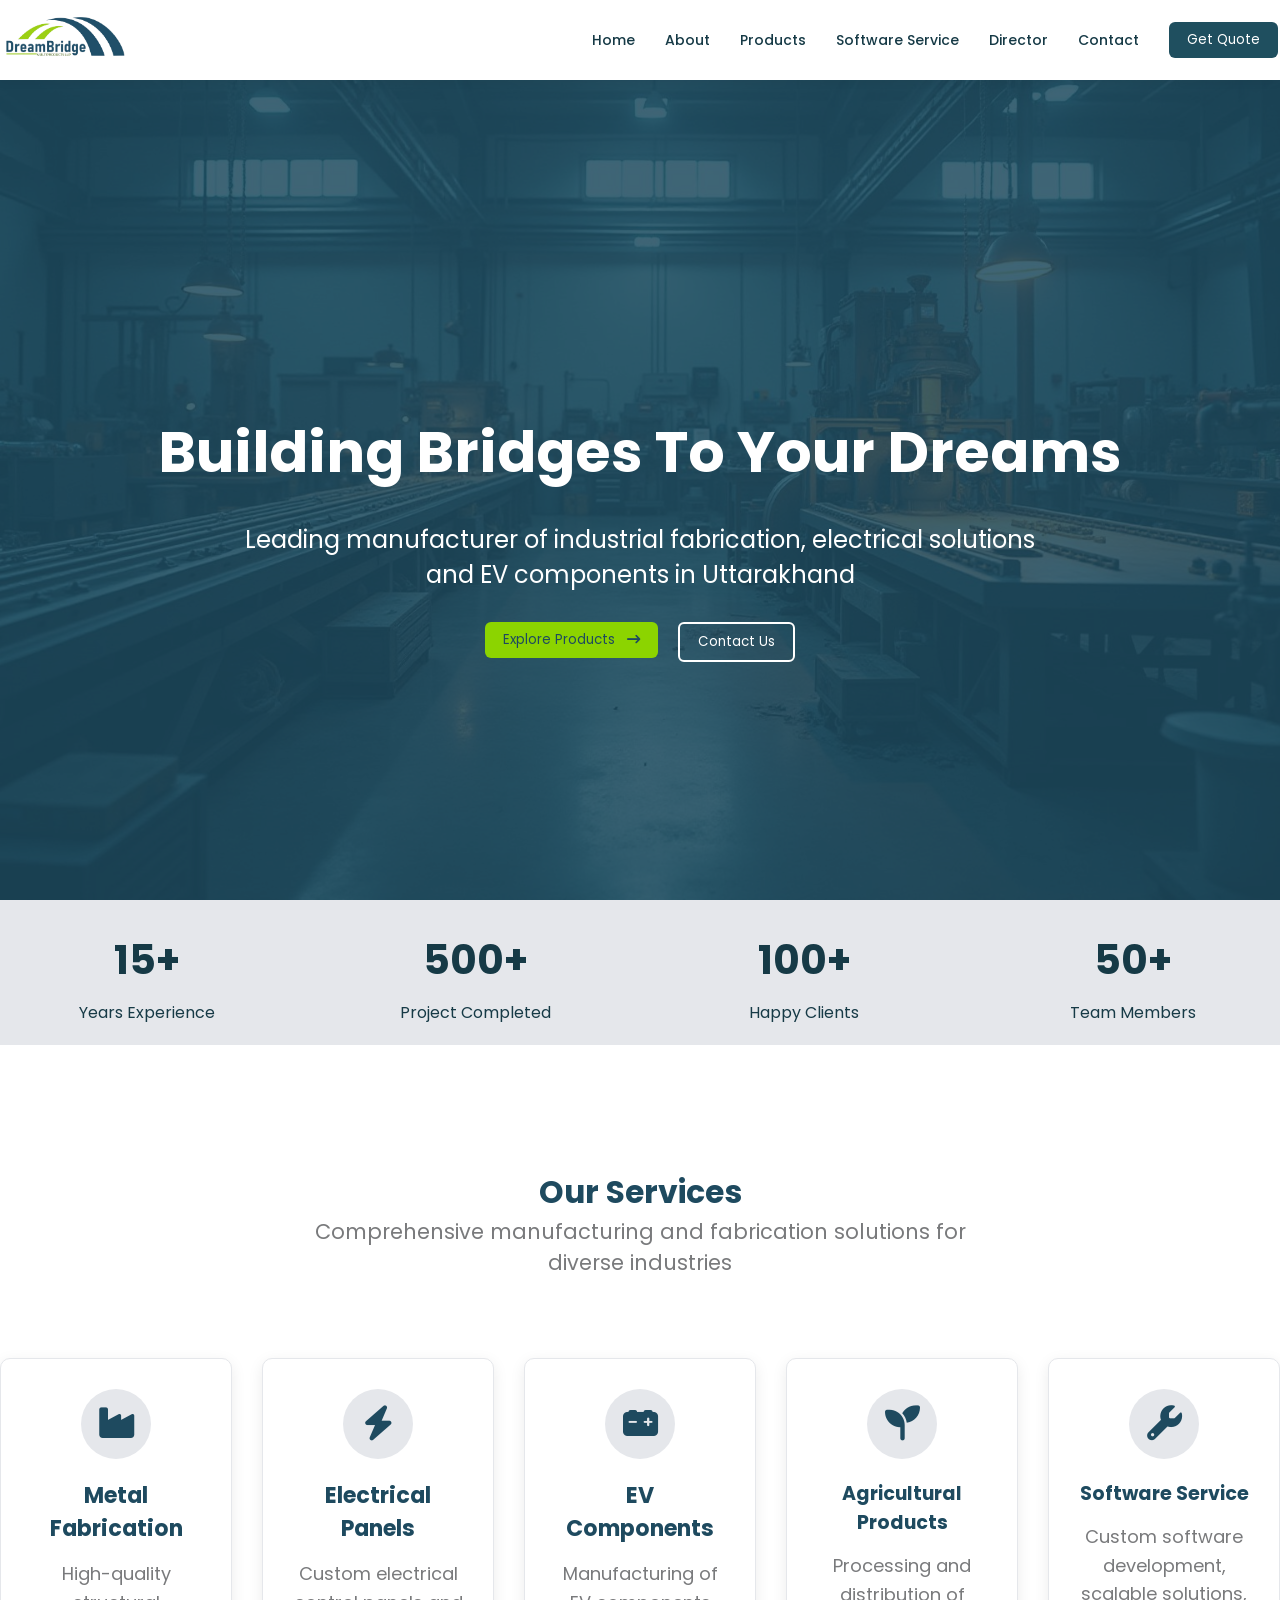
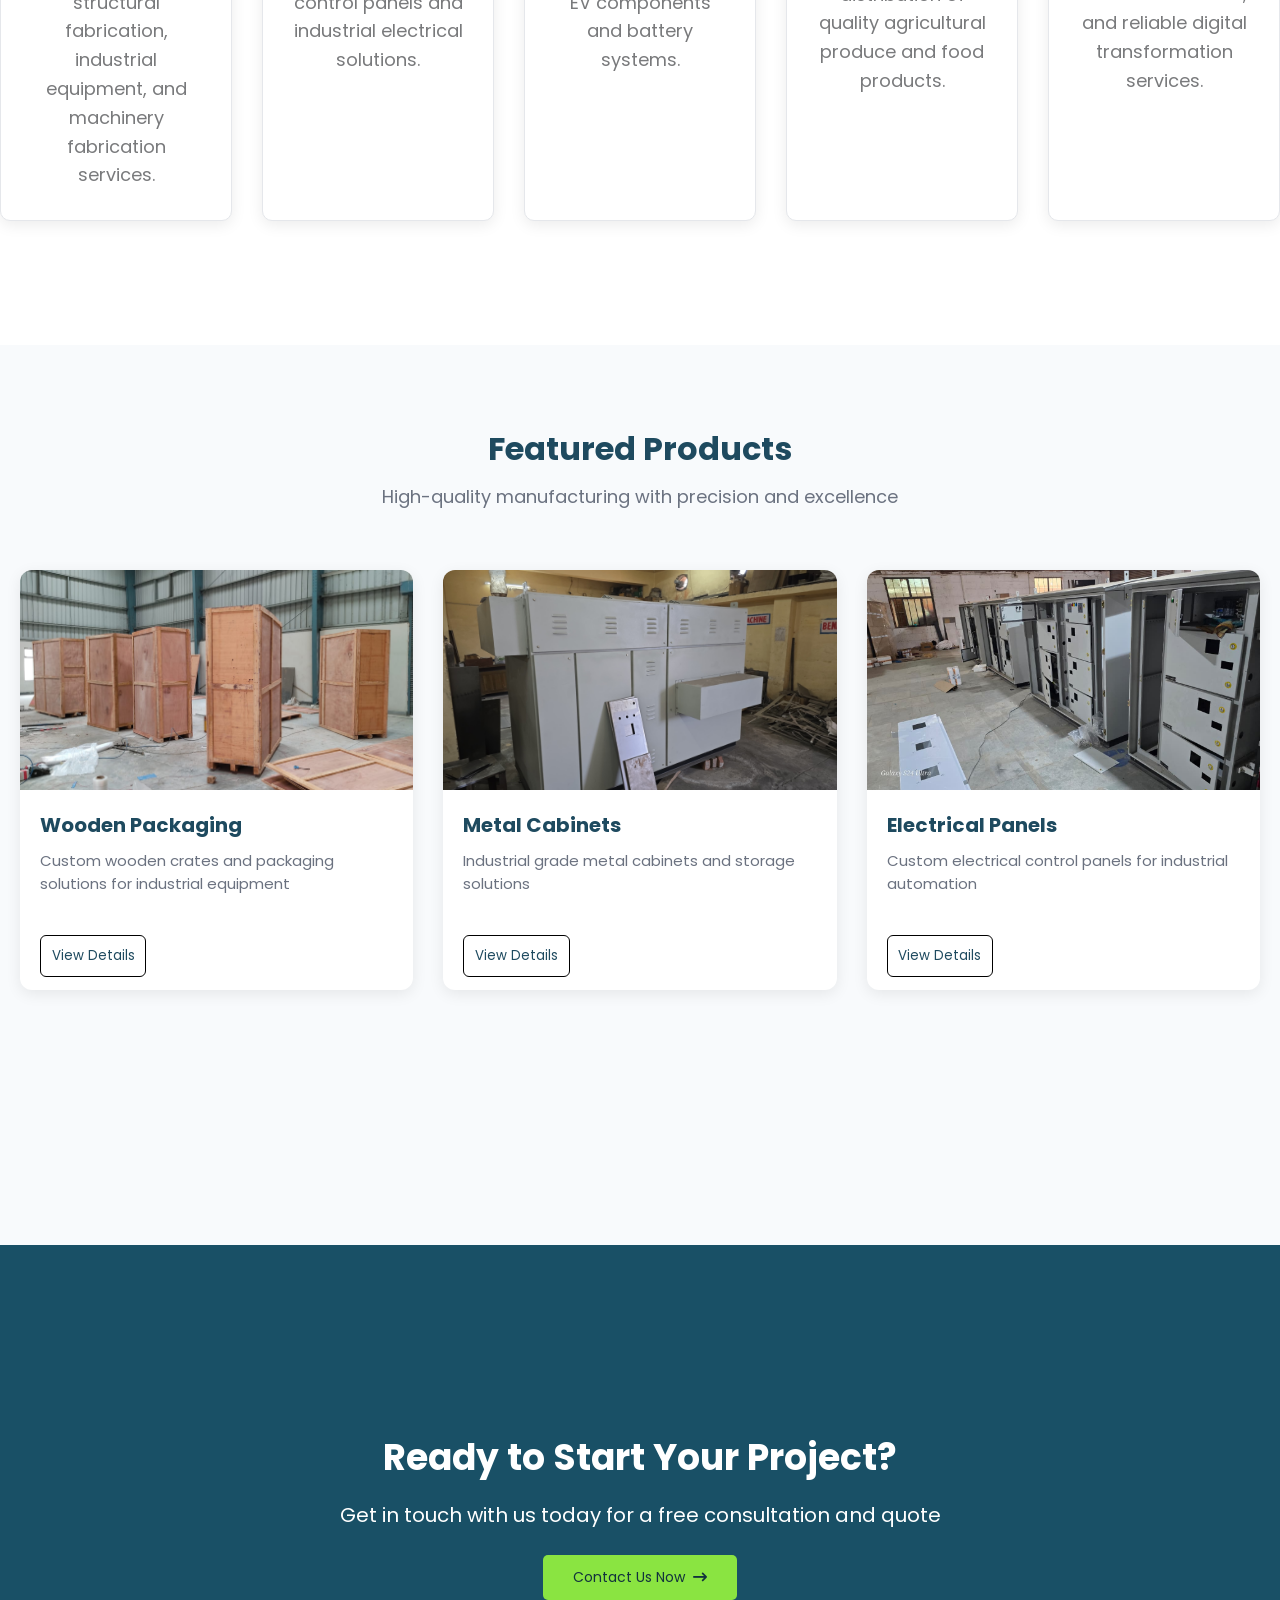
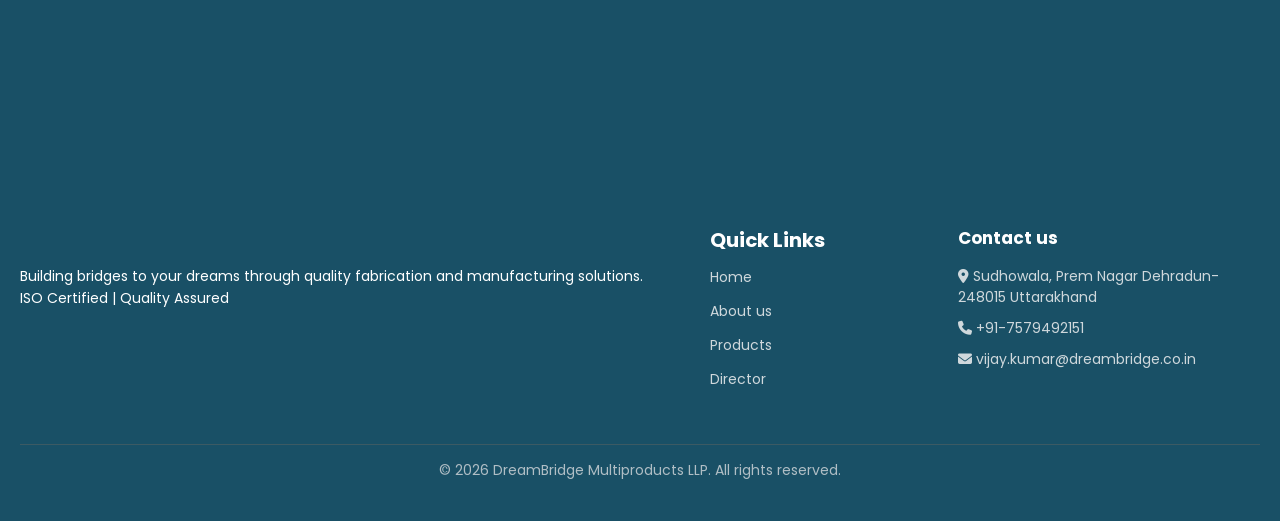
<file: DreamBridge/index.html>
<!DOCTYPE html>
<html lang="en">
<head>
    <meta charset="UTF-8">
    <meta name="viewport" content="width=device-width, initial-scale=1.0">
    <title>DreamBridge</title>
    <link rel="stylesheet" href="./index.css">
    <link rel="stylesheet" href="https://cdnjs.cloudflare.com/ajax/libs/font-awesome/6.5.0/css/all.min.css">
    
    
</head>
<body>
<header>
    <nav class="navbar">

        <div class="navbar-container">

            <div class="logo">
                <img src="./logo-6_dIYv0A.png" alt="DreamBridge Logo">
            </div>
            <div class="menu">
                <ul class="nav-links">

                    <li><a href="index.html">Home</a></li>
                    <li><a href="about.html">About</a></li>
                    <li><a href="product.html">Products</a></li>
                    <li><a href="Software.html">Software Service</a></li>
                    <li><a href="director.html">Director</a></li>
                    <li><a href="contact.html">Contact</a></li>

                </ul>

                <button class="btn">Get Quote</button>
            </div>
        </div>

    </nav>
</header>
        <section class="container1" >
            <div class="text">
                <h1>Building Bridges To Your Dreams</h1>

                <p>
                Leading manufacturer of industrial fabrication, electrical
                solutions and EV components in Uttarakhand
                </p>
            </div>
            <div class="hero-buttons">
                <a href="product.html">
                    <button class="btn btn-green">
                        Explore Products <i class="fa-solid fa-arrow-right-long"></i>
                    </button>
                </a>
                <a href="contact.html">
                    <button class="btn btn-outline">Contact Us</button>
                </a>
            </div>
        </section>
    <section class="container2">
        <div class="four-boxes">
            <div class="first-box">
                <div class="heading">
                    <h3>15+</h3>
                </div>
                <div class="p">Years Experience</div>
            </div>
            <div class="second-box">
                <div class="heading">
                    <h3>500+</h3>
                </div>
                <div class="p">Project Completed</div>
            </div>
            <div class="third-box">
                <div class="heading">
                    <h3>100+</h3>
                </div>
                <div class="p">Happy Clients</div>
            </div>
            <div class="fourth-box">
                <div class="heading">
                    <h3>50+</h3>
                </div>
                <div class="p">Team Members</div>
            </div>
        </div>
    </section>
    <section class="services">
        <div class="services-text">
            <h2>Our Services</h2>

            <p>
                Comprehensive manufacturing and fabrication
                solutions for diverse industries
            </p>
         </div>
         <div class="services-boxes">
            <div class="service-box">
                <i class="fa-solid fa-industry"></i>
                <h3>Metal Fabrication</h3>
                <p>
                High-quality structural fabrication, industrial equipment,
                and machinery fabrication services.
                </p>
            </div>

            <div class="service-box">
                <i class="fa-solid fa-bolt"></i>
                <h3>Electrical Panels</h3>
                <p>
                Custom electrical control panels and industrial
                electrical solutions.
                </p>
            </div>

            <div class="service-box">
                <i class="fa-solid fa-car-battery"></i>
                <h3>EV Components</h3>
                <p>
                Manufacturing of EV components and battery systems.
                </p>
            </div>

            <div class="service-box">
                <i class="fa-solid fa-seedling"></i>
                <h4>Agricultural Products</h4>
                <p>
                    Processing and distribution of quality agricultural produce and food products.
                </p>
            </div>
            <div class="service-box">
                <i class="fa-solid 
                fa-wrench"></i>
                <h4>Software Service</h4>
                <p>
                    Custom software development, scalable solutions, and reliable digital transformation services.
                </p>
            </div>
        </div>
    </section>
    <section class="container3">
        <div class=" feat">
                <h3>Featured Products</h3>
                <p>High-quality manufacturing with precision and excellence</p>
            </div>
            <div class="image-box">
                <div class="three-box">
                    <div class="img">
                        <img src="./wooden-crates-DXYdk37F.png" alt="Wooden-Image">
                    </div>
                    <div class="tx">
                        <h3>Wooden Packaging</h3>
                        <p>Custom wooden crates and packaging solutions for industrial equipment</p>
                    </div>
                    <a href="product.html">
                        <button class="view-detail">View Details</button>
                    </a>
                </div>
                <div class="three-box">
                    <div class="img">
                        <img src="./metal-cabinets-DZIiamtW.png" alt="Cabins-Image">
                    </div>
                    <div class="tx">
                        <h3>Metal Cabinets</h3>
                        <p>Industrial grade metal cabinets and storage solutions</p>
                    </div>
                    <a href="product.html">
                        <button class="view-detail">View Details</button>
                    </a>
                </div>
                <div class="three-box">
                    <div class="img">
                        <img src="./electrical-panels-CvYTLx4F.png" alt="Electricle-Image">
                    </div>
                    <div class="tx">
                        <h3>Electrical Panels</h3>
                        <p>Custom electrical control panels for industrial automation</p>
                    </div>
                    <a href="product.html">
                        <button class="view-detail">View Details</button>
                    </a>
                </div>
            </div>
    </section>
    <section class="container4">
        <div class="pro">
            <h3>Ready to Start Your Project?</h3>
            <p>Get in touch with us today for a free consultation and quote</p>
            <a href="contact.html">
               <button class="cont">Contact Us Now<i class="fa-solid fa-arrow-right-long"></i></button>
            </a>
        </div>
    </section>
    <footer class="foot">
        <div class="foot-main">
            <div class="foot-first">
                <div class="box1">
                    <p>Building bridges to your dreams through quality fabrication and manufacturing solutions.</p>
                    <p>ISO Certified | Quality Assured</p>
                </div>
                <div class="box2">
                    <h3>Quick Links</h3>
                        <ol>
                        
                        <li><a href="index.html">Home</a></li>
                        <li><a href="about.html">About us</a></li>
                        <li><a href="product.html">Products</a></li>
                        <li><a href="director.html">Director</a></li>
                        
                    </ol>
                </div>
                <div class="box3">
                    <h3>Contact us</h3>
                    <p><i class="fa-solid fa-location-dot"></i> Sudhowala, Prem Nagar Dehradun-248015 Uttarakhand</p>

                    <p><i class="fa-solid fa-phone"></i> +91-7579492151</p>

                    <p><i class="fa-solid fa-envelope"></i> vijay.kumar@dreambridge.co.in</p>
                </div>
            </div>
            <div class="foot-last">
                <p>© 2026 DreamBridge Multiproducts LLP. All rights reserved.</p>
            </div>
        </div>
        
    </footer>
</body>
</html>
</file>
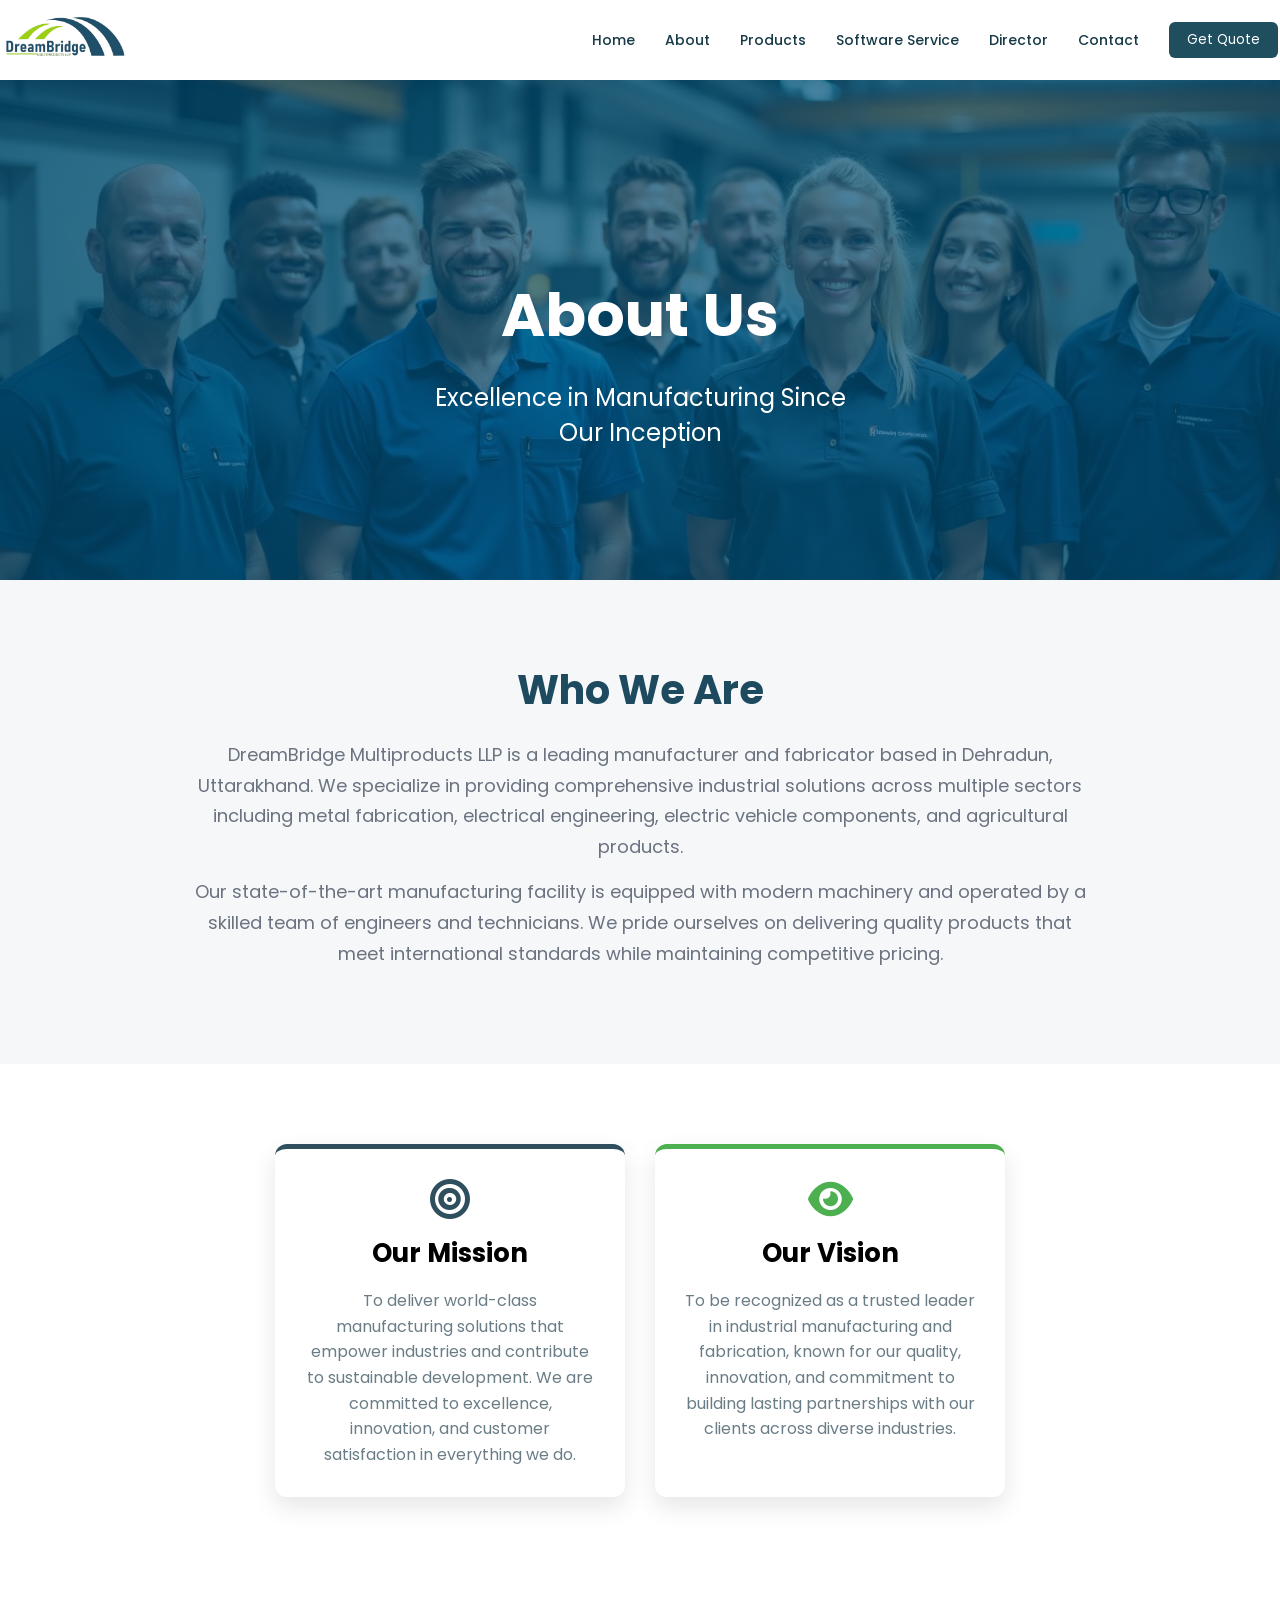
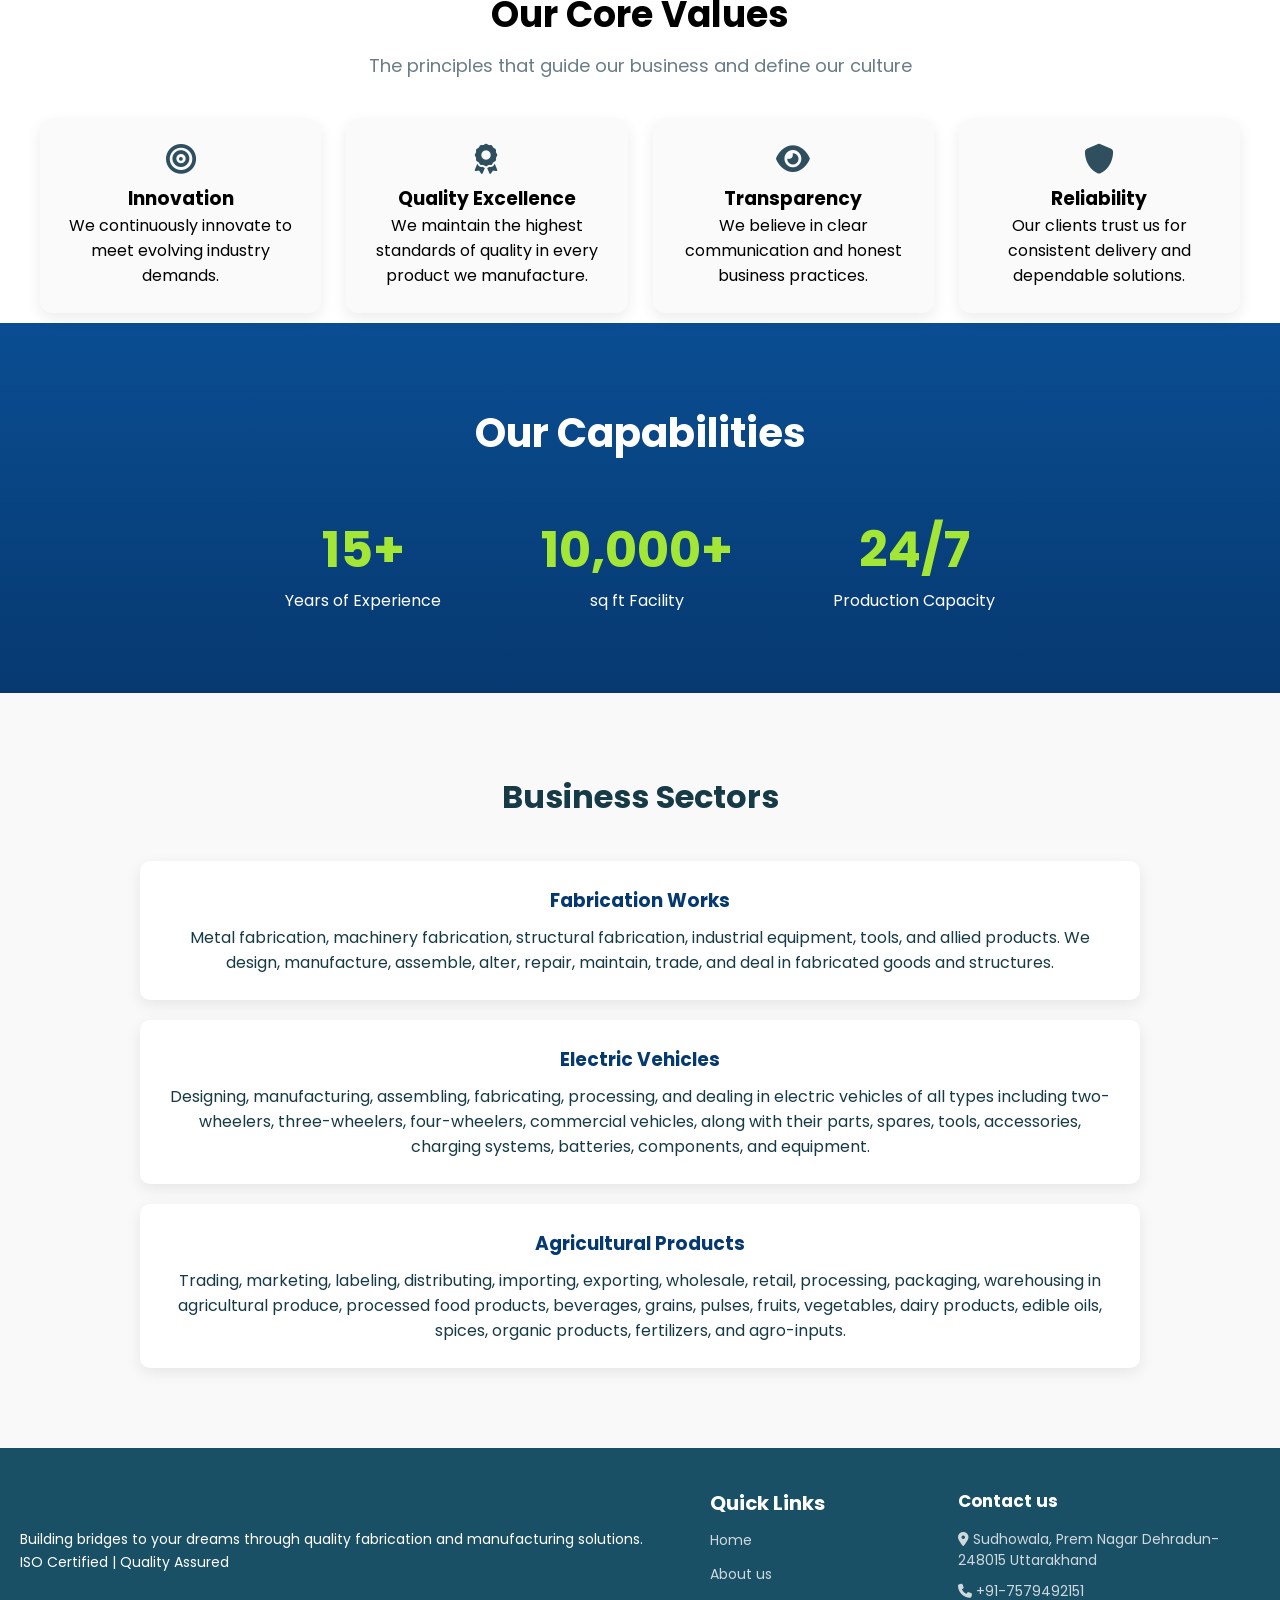
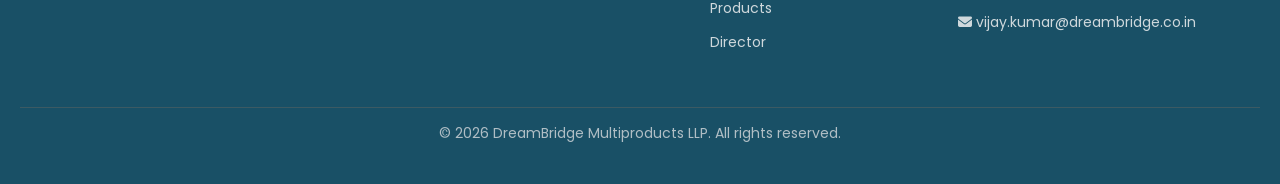
<file: DreamBridge/about.html>
<!DOCTYPE html>
<html>
<head>
  <meta charset="UTF-8">
  <meta name="viewport" content="width=device-width, initial-scale=1.0">
  <title>About Us</title>
  <link rel="stylesheet" href="about.css">
  <link rel="stylesheet" href="https://cdnjs.cloudflare.com/ajax/libs/font-awesome/6.5.0/css/all.min.css">
</head>

<body>
<header>
    <nav class="navbar">

        <div class="navbar-container">

            <div class="logo">
                <img src="./logo-6_dIYv0A.png" alt="DreamBridge Logo">
            </div>
            <div class="menu">
                <ul class="nav-links">

                    <li><a href="index.html">Home</a></li>
                    <li><a href="about.html">About</a></li>
                    <li><a href="product.html">Products</a></li>
                    <li><a href="Software.html">Software Service</a></li>
                    <li><a href="director.html">Director</a></li>
                    <li><a href="contact.html">Contact</a></li>

                </ul>

                <button class="btn">Get Quote</button>
            </div>
        </div>

    </nav>
</header>
  <section class="about-section">

    <div class="about-text">
    <h1>About Us</h1>
    <p>Excellence in Manufacturing Since<br>Our Inception</p>
    </div>

  </section>
  <section class="who-we-are">
    <div class="who">
      <h2>Who We Are</h2>

      <p>
      DreamBridge Multiproducts LLP is a leading manufacturer and fabricator based in Dehradun, Uttarakhand. We specialize in providing comprehensive industrial solutions across multiple sectors including metal fabrication, electrical engineering, electric vehicle components, and agricultural products.
      </p>

      <p>
      Our state-of-the-art manufacturing facility is equipped with modern machinery and operated by a skilled team of engineers and technicians. We pride ourselves on delivering quality products that meet international standards while maintaining competitive pricing.
      </p>
    </div>
  </section>
  <section class="mission-vision">
    <div class="mission-div">
      <div class="card mission">
        <i class="fa-solid fa-bullseye icon"></i>

        <h2>Our Mission</h2>
        <p>
        To deliver world-class manufacturing solutions that empower industries and contribute to sustainable development. We are committed to excellence, innovation, and customer satisfaction in everything we do.
        </p>
      </div>

      <div class="card vision">
        <i class="fa-solid fa-eye icon"></i>
        <h2>Our Vision</h2>
        <p>
        To be recognized as a trusted leader in industrial manufacturing and fabrication, known for our quality, innovation, and commitment to building lasting partnerships with our clients across diverse industries.
        </p>
      </div>
    </div>

  </section>
  <section class="core-values">
    <div class="values-container">
      <div class="values-text">
        <h2>Our Core Values</h2>
        <p>The principles that guide our business and define our culture</p>
      </div>
      


      <div class="value-card-box">
        <div class="value-card">
          <i class="fa-solid fa-bullseye"></i>
          <h3>Innovation</h3>
          <p>We continuously innovate to meet evolving industry demands.</p>
        </div>

        <div class="value-card">
          <i class="fa-solid fa-award"></i>
          <h3>Quality Excellence</h3>
          <p>We maintain the highest standards of quality in every product we manufacture.</p>
        </div>

        <div class="value-card">
          <i class="fa-solid fa-eye"></i>
          <h3>Transparency</h3>
          <p>We believe in clear communication and honest business practices.</p>
        </div>

        <div class="value-card">
          <i class="fa-solid fa-shield"></i>
          <h3>Reliability</h3>
          <p>Our clients trust us for consistent delivery and dependable solutions.</p>
        </div>
      </div>
  </div>

  </section>
  <section class="capabilities-section">
    <h4 class="section-title">Our Capabilities</h4>
      
  <div class="stats-container">
      <div class="stat-box">
        <span class="stat-number">15+</span>
        <p class="stat-text">Years of Experience</p>
      </div>

      <div class="stat-box">
        <span class="stat-number">10,000+</span>
        <p class="stat-text">sq ft
        Facility</p>
      </div>

      <div class="stat-box">
        <span class="stat-number">24/7</span>
        <p class="stat-text">Production Capacity</p>
      </div>
  </div>
  </section>
  <section class="business-sectors">
        <h2 class="sectors-title">Business Sectors</h2>

      <div class="sectors-container">
        <div class="sector-card">
          <h3>Fabrication Works</h3>
          <p>Metal fabrication, machinery fabrication, structural fabrication, industrial equipment, tools, and allied products. We design, manufacture, assemble, alter, repair, maintain, trade, and deal in fabricated goods and structures.</p>
        </div>

        <div class="sector-card">
          <h3>Electric Vehicles</h3>
          <p>Designing, manufacturing, assembling, fabricating, processing, and dealing in electric vehicles of all types including two-wheelers, three-wheelers, four-wheelers, commercial vehicles, along with their parts, spares, tools, accessories, charging systems, batteries, components, and equipment.</p>
        </div>

        <div class="sector-card">
          <h3>Agricultural Products</h3>
          <p>Trading, marketing, labeling, distributing, importing, exporting, wholesale, retail, processing, packaging, warehousing in agricultural produce, processed food products, beverages, grains, pulses, fruits, vegetables, dairy products, edible oils, spices, organic products, fertilizers, and agro-inputs.</p>
        </div>
    </div>
  </section>
  <footer class="foot">
        <div class="foot-main">
            <div class="foot-first">
                <div class="box1">
                    <p>Building bridges to your dreams through quality fabrication and manufacturing solutions.</p>
                    <p>ISO Certified | Quality Assured</p>
                </div>
                <div class="box2">
                    <h3>Quick Links</h3>
                        <ol>
                        
                        <li><a href="index.html">Home</a></li>
                        <li><a href="about.html">About us</a></li>
                        <li><a href="product.html">Products</a></li>
                        <li><a href="director.html">Director</a></li>
                        
                    </ol>
                </div>
                <div class="box3">
                    <h3>Contact us</h3>
                    <p><i class="fa-solid fa-location-dot"></i> Sudhowala, Prem Nagar Dehradun-248015 Uttarakhand</p>

                    <p><i class="fa-solid fa-phone"></i> +91-7579492151</p>

                    <p><i class="fa-solid fa-envelope"></i> vijay.kumar@dreambridge.co.in</p>
                </div>
            </div>
            <div class="foot-last">
                <p>© 2026 DreamBridge Multiproducts LLP. All rights reserved.</p>
            </div>
        </div>
        
    </footer>
</body>
</html>
</file>
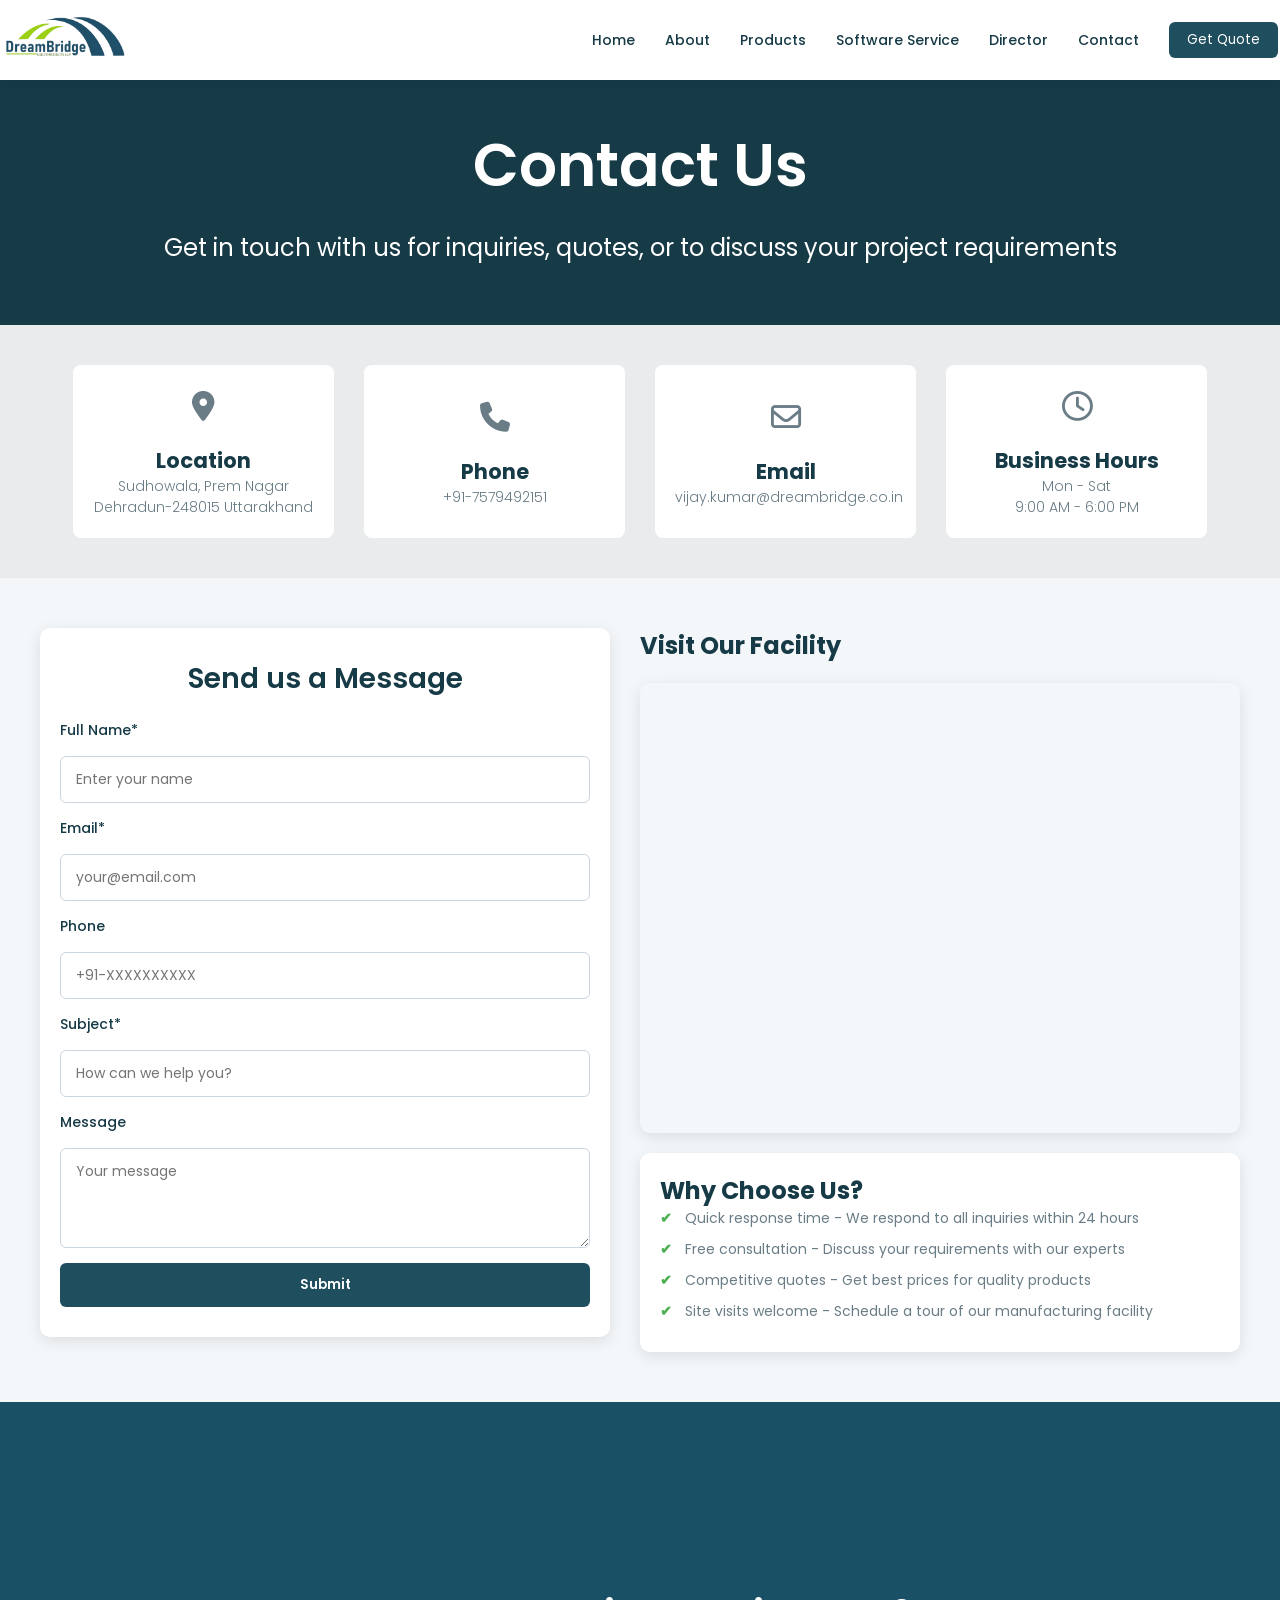
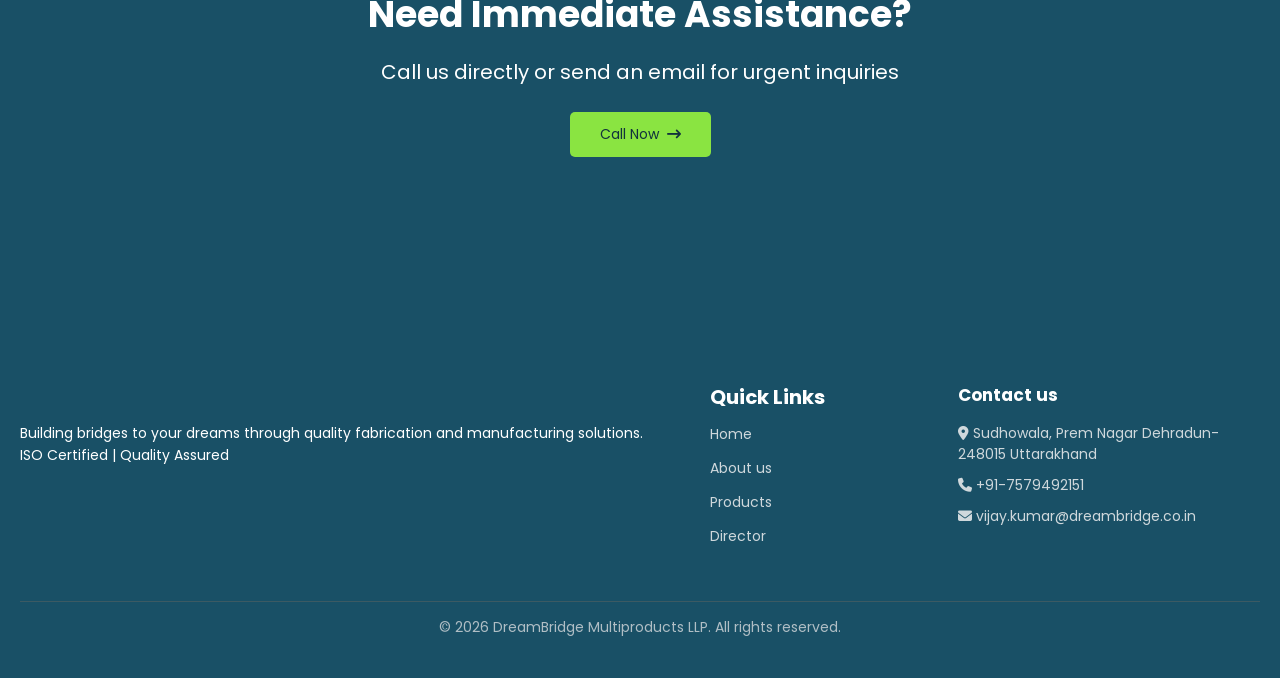
<file: DreamBridge/contact.html>
<!DOCTYPE html>
<html lang="en">
<head>
    <meta charset="UTF-8">
    <meta name="viewport" content="width=device-width, initial-scale=1.0">
    <title>Contact Us</title>
    <link rel="stylesheet" href="./contact.css">
    <link rel="stylesheet" href="https://cdnjs.cloudflare.com/ajax/libs/font-awesome/6.5.0/css/all.min.css">
</head>
<body>
    <header>
    <nav class="navbar">

        <div class="navbar-container">

            <div class="logo">
                <img src="./logo-6_dIYv0A.png" alt="DreamBridge Logo">
            </div>
            <div class="menu">
                <ul class="nav-links">

                    <li><a href="index.html">Home</a></li>
                    <li><a href="about.html">About</a></li>
                    <li><a href="product.html">Products</a></li>
                    <li><a href="Software.html">Software Service</a></li>
                    <li><a href="director.html">Director</a></li>
                    <li><a href="contact.html">Contact</a></li>

                </ul>

                <button class="btn">Get Quote</button>
            </div>
        </div>

    </nav>
    </header>
    <section class="contact-section">
        <div class="contact-text">
            <h2>Contact Us</h2>
            <p>Get in touch with us for inquiries, quotes, or to discuss your project requirements</p>
        </div>
    </section>
    <section class="boxes">
        <div class="four-box">
            <div class="box">
                <div class="ic">
                    <i class="fa-solid fa-location-dot"></i> 
                </div>
                <div class="t">
                    <h2>Location</h2>
                    <p>Sudhowala, Prem Nagar Dehradun-248015 Uttarakhand</p>
                </div>
            </div>
            <div class="box">
                <div class="ic">
                    <i class="fa-solid fa-phone"></i>
                </div>
                <div class="t">
                    <h2>Phone</h2>
                    <p>+91-7579492151</p>
                </div>
            </div>
            <div class="box">
                <div class="ic">
                    <i class="fa-regular fa-envelope"></i>
                </div>
                <div class="t">
                    <h2>Email</h2>
                    <p>vijay.kumar@dreambridge.co.in</p>
                </div>
            </div>
            <div class="box">
                <div class="ic">
                    <i class="fa-regular fa-clock"></i>
                </div>
                <div class="t">
                    <h2>Business Hours</h2>
                    <p>Mon - Sat</p>
                    <p>9:00 AM - 6:00 PM</p>
                </div>
            </div>
        </div>
    </section>
    <section class="form-map">
    <div class="for-map">
        <div class="form-container">
            <h2>Send us a Message</h2>
            <form action="submit.php" method="post">
                <label>Full Name*</label>
                <input type="text" name="fullname" placeholder="Enter your name" required>

                <label>Email*</label>
                <input type="email" name="email" placeholder="your@email.com" required>

                <label>Phone</label>
                <input type="tel" name="phone" placeholder="+91-XXXXXXXXXX">

                <label>Subject*</label>
                <input type="text" name="subject" placeholder="How can we help you?" required>

                <label>Message</label>
                <textarea name="message" placeholder="Your message" required></textarea>

                <button type="submit">Submit</button>
            </form>
        </div>

        <div class="map-text">
            <h2>Visit Our Facility</h2>
            <div class="map-container">
                
                <iframe 
                    src="https://www.google.com/maps?q=30.29999,78.00001&z=15&output=embed"
                    width="100%"
                    height="100%"
                    style="border:0;"
                    allowfullscreen=""
                    loading="lazy">
                </iframe>
            </div>

            <div class="text-container">
                <h2>Why Choose Us?</h2>
                <ul>
                    <li>Quick response time - We respond to all inquiries within 24 hours</li>
                    <li>Free consultation - Discuss your requirements with our experts</li>
                    <li>Competitive quotes - Get best prices for quality products</li>
                    <li>Site visits welcome - Schedule a tour of our manufacturing facility</li>
                </ul>
            </div>
        </div>
    </div>
</section>
<section class="container4">
        <div class="pro">
            <h3>Need Immediate Assistance?</h3>
            <p>Call us directly or send an email for urgent inquiries</p>
            <button class="cont">Call Now<i class="fa-solid fa-arrow-right-long"></i></button>
        </div>
    </section>
    <footer class="foot">
        <div class="foot-main">
            <div class="foot-first">
                <div class="box1">
                    <p>Building bridges to your dreams through quality fabrication and manufacturing solutions.</p>
                    <p>ISO Certified | Quality Assured</p>
                </div>
                <div class="box2">
                    <h3>Quick Links</h3>
                        <ol>
                        
                        <li><a href="home.html">Home</a></li>
                        <li><a href="about.html">About us</a></li>
                        <li><a href="products.html
                            ">Products</a></li>
                        <li><a href="director.html">Director</a></li>
                        
                    </ol>
                </div>
                <div class="box3">
                    <h3>Contact us</h3>
                    <p><i class="fa-solid fa-location-dot"></i> Sudhowala, Prem Nagar Dehradun-248015 Uttarakhand</p>

                    <p><i class="fa-solid fa-phone"></i> +91-7579492151</p>

                    <p><i class="fa-solid fa-envelope"></i> vijay.kumar@dreambridge.co.in</p>
                </div>
            </div>
            <div class="foot-last">
                <p>© 2026 DreamBridge Multiproducts LLP. All rights reserved.</p>
            </div>
        </div>
        
    </footer>
</body>
</html>
</body>
</html>
</file>
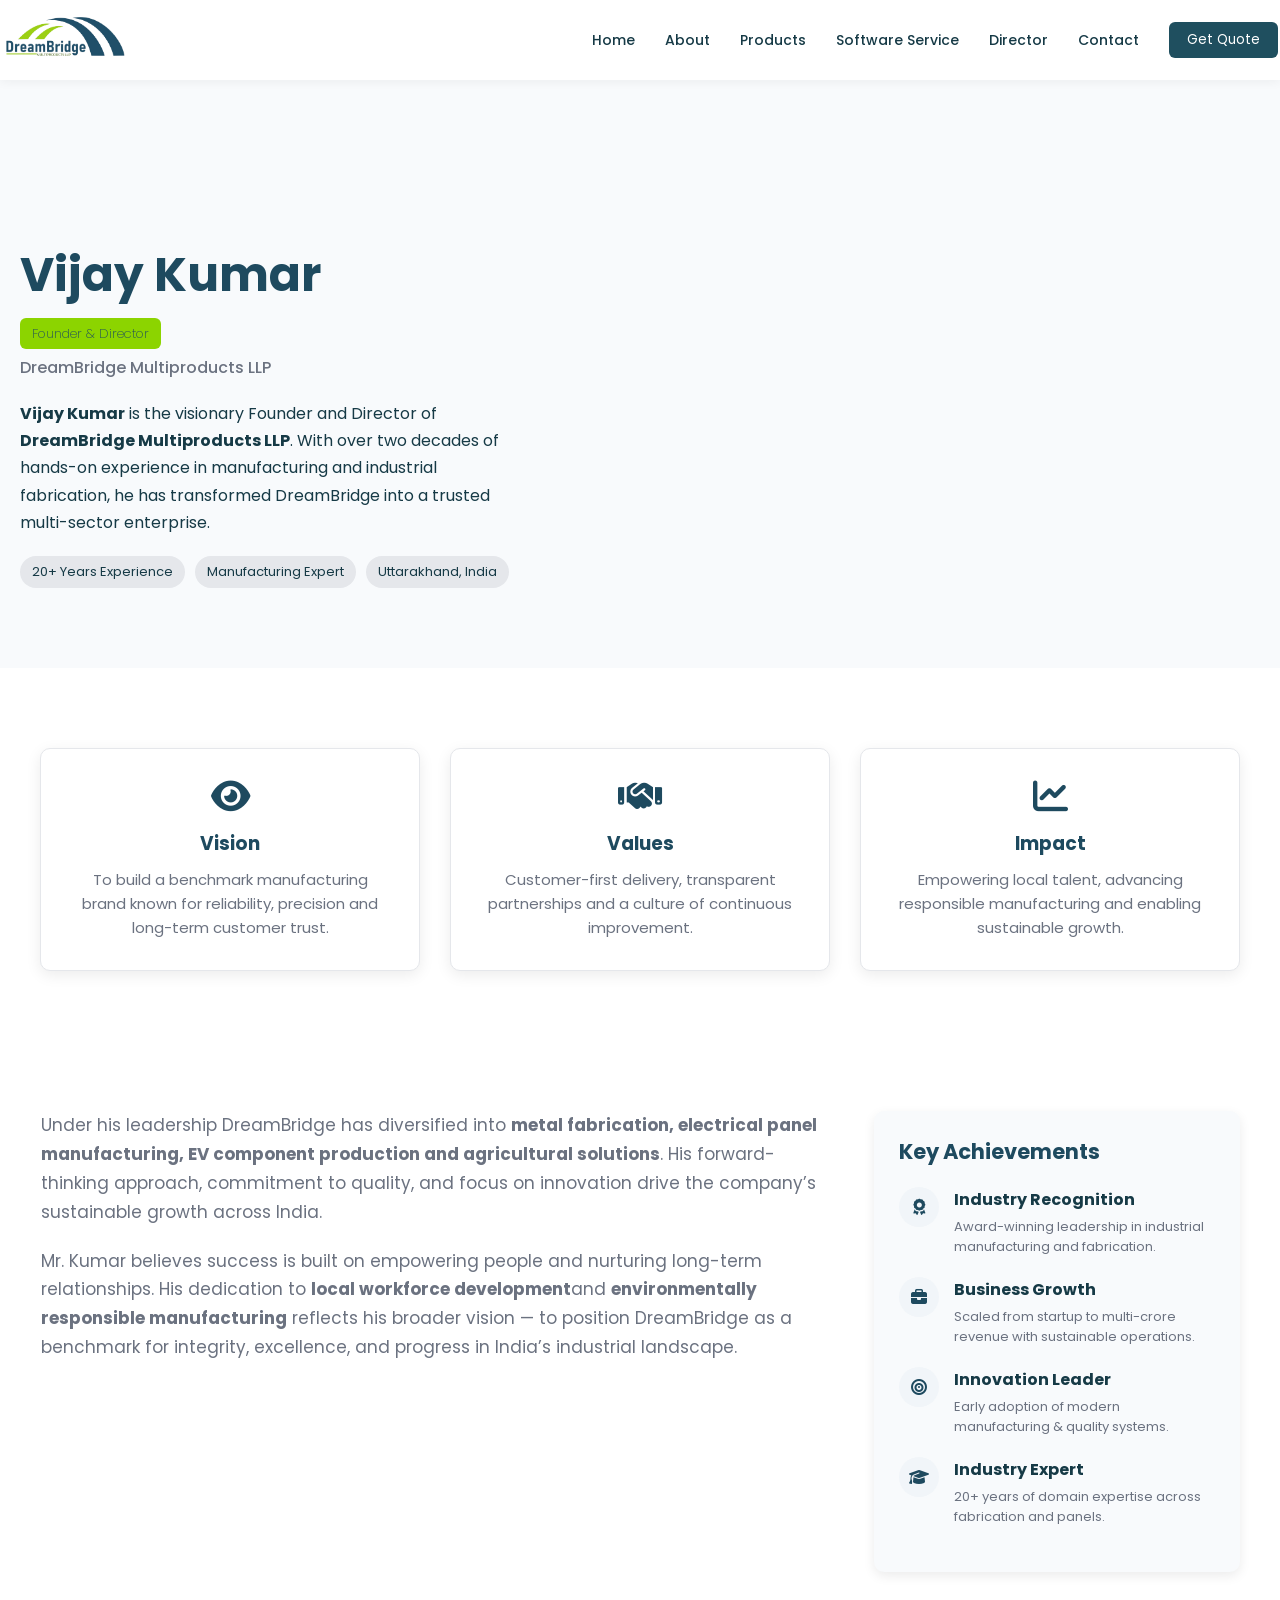
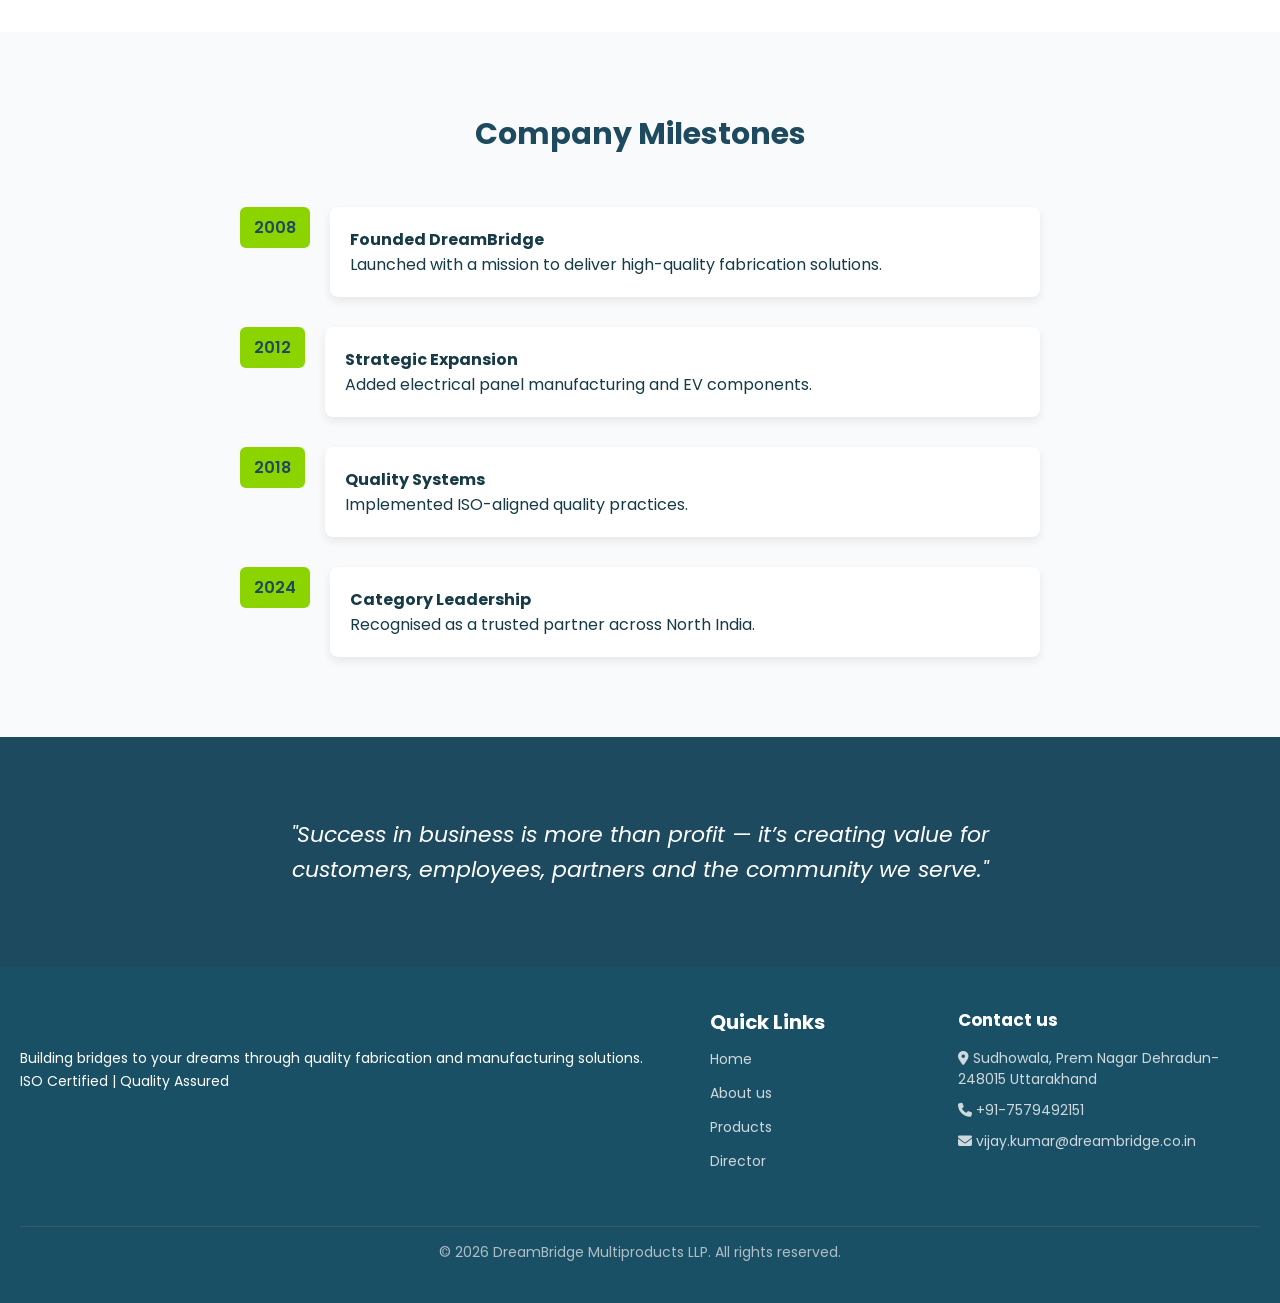
<file: DreamBridge/director.html>
<!DOCTYPE html>
<html lang="en">
<head>
    <meta charset="UTF-8">
    <meta name="viewport" content="width=device-width, initial-scale=1.0">

    <title>Vijay Kumar | DreamBridge</title>

    <link rel="stylesheet" href="director.css">

    <link href="https://fonts.googleapis.com/css2?family=Inter:wght@300;400;500;600;700&display=swap" rel="stylesheet">

    <link rel="stylesheet" href="https://cdnjs.cloudflare.com/ajax/libs/font-awesome/6.5.0/css/all.min.css">

</head>

<body>


<header>
    <nav class="navbar">

        <div class="navbar-container">

            <div class="logo">
                <img src="./logo-6_dIYv0A.png" alt="DreamBridge Logo">
            </div>
            <div class="menu">
                <ul class="nav-links">

                    <li><a href="index.html">Home</a></li>
                    <li><a href="about.html">About</a></li>
                    <li><a href="product.html">Products</a></li>
                    <li><a href="Software.html">Software Service</a></li>
                    <li><a href="director.html">Director</a></li>
                    <li><a href="contact.html">Contact</a></li>

                </ul>

                <button class="btn">Get Quote</button>
            </div>  
        </div>

    </nav>
</header>

<section class="director-hero">

   

        <div class="director-info">

            <h1>Vijay Kumar</h1>

            <span class="badge">Founder & Director</span>

            <p class="company">
            DreamBridge Multiproducts LLP
            </p>

            <p class="bio-text">

            <strong>Vijay Kumar</strong> is the visionary Founder and Director of
            <strong>DreamBridge Multiproducts LLP</strong>. With over two decades of
            hands-on experience in manufacturing and industrial fabrication,
            he has transformed DreamBridge into a trusted multi-sector enterprise.

            </p>

            <div class="tags">

                <span>20+ Years Experience</span>
                <span>Manufacturing Expert</span>
                <span>Uttarakhand, India</span>
            </div>

        </div>

        </div>

    </div>

</section>

<!-- VALUES SECTION -->

<section class="info-section">

    <div class="container">

        <div class="card">

            <i class="fa-solid fa-eye"></i>

            <h3>Vision</h3>

            <p>
            To build a benchmark manufacturing brand known for reliability,
            precision and long-term customer trust.
            </p>

        </div>

        <div class="card">

            <i class="fa-solid fa-handshake"></i>

            <h3>Values</h3>

            <p>
            Customer-first delivery, transparent partnerships
            and a culture of continuous improvement.
            </p>

        </div>

        <div class="card">

            <i class="fa-solid fa-chart-line"></i>

            <h3>Impact</h3>

            <p>
            Empowering local talent, advancing responsible
            manufacturing and enabling sustainable growth.
            </p>

        </div>

    </div>

</section>

<!-- DESCRIPTION -->

<section class="description">

    <div class="container-d1">

        <p class="para">

        Under his leadership DreamBridge has diversified into
        <strong>metal fabrication, electrical panel manufacturing,
        EV component production and agricultural solutions</strong>.
        His forward-thinking approach, commitment to quality, and focus on innovation drive the company’s sustainable growth across India.

        </p>

        <p class="para">

        Mr. Kumar believes success is built on empowering people
        and nurturing long-term relationships. His dedication to <strong>local workforce development</strong>and <strong>environmentally responsible manufacturing</strong> reflects his broader vision — to position DreamBridge as a benchmark for integrity, excellence, and progress in India’s industrial landscape.

        </p>
    </div>
    <div class="container-d2">
        <h3>Key Achievements</h3>
        <ul>
            <li>
                <div class="icon">
                    <i class="fa-solid fa-award"></i>
                </div>
                <div class="p">
                    <h2>Industry Recognition</h2>
                    <p>Award-winning leadership in industrial manufacturing and fabrication.</p>
                </div>
            </li>
            <li>
                <div class="icon">
                   <i class="fa-solid fa-briefcase"></i>
                </div>
                <div class="p">
                    <h2>Business Growth</h2>
                    <p>Scaled from startup to multi-crore revenue with sustainable operations.</p>
                </div>
            </li>
            <li>
                <div class="icon">
                    <i class="fa-solid fa-bullseye"></i>
                </div>
                <div class="p">
                    <h2>Innovation Leader</h2>
                    <p>Early adoption of modern manufacturing & quality systems.</p>
                </div>
            </li>
            <li>
                <div class="icon">
                    <i class="fa-solid fa-graduation-cap"></i>
                </div>
                <div class="p">
                    <h2>Industry Expert</h2>
                    <p>20+ years of domain expertise across fabrication and panels.</p>
                </div>
            </li>
        </ul>
    </div>

</section>

<!-- MILESTONES -->

<section class="milestones">

    <h2>Company Milestones</h2>

    <div class="timeline">

        <div class="timeline-item">

            <div class="year">2008</div>

            <div class="content">
                <strong>Founded DreamBridge</strong><br>
                Launched with a mission to deliver high-quality fabrication solutions.
            </div>

        </div>

        <div class="timeline-item">

            <div class="year">2012</div>

            <div class="content">
                <strong>Strategic Expansion</strong><br>
                Added electrical panel manufacturing and EV components.
            </div>

        </div>

        <div class="timeline-item">

            <div class="year">2018</div>

            <div class="content">
                <strong>Quality Systems</strong><br>
                Implemented ISO-aligned quality practices.
            </div>

        </div>

        <div class="timeline-item">

            <div class="year">2024</div>

            <div class="content">
                <strong>Category Leadership</strong><br>
                Recognised as a trusted partner across North India.
            </div>

        </div>

    </div>

</section>

<!-- QUOTE -->

<section class="quote-section">

    <blockquote>

        "Success in business is more than profit — it’s creating value for
        customers, employees, partners and the community we serve."

    </blockquote>

</section>

<footer class="foot">
        <div class="foot-main">
            <div class="foot-first">
                <div class="box1">
                    <p>Building bridges to your dreams through quality fabrication and manufacturing solutions.</p>
                    <p>ISO Certified | Quality Assured</p>
                </div>
                <div class="box2">
                    <h3>Quick Links</h3>
                        <ul>
                        
                        <li><a href="index.html">Home</a></li>
                        <li><a href="about.html">About us</a></li>
                        <li><a href="product.html">Products</a></li>
                        <li><a href="director.html">Director</a></li>
                        
                    </ul>
                </div>
                <div class="box3">
                    <h3>Contact us</h3>
                    <p><i class="fa-solid fa-location-dot"></i> Sudhowala, Prem Nagar Dehradun-248015 Uttarakhand</p>

                    <p><i class="fa-solid fa-phone"></i> +91-7579492151</p>

                    <p><i class="fa-solid fa-envelope"></i> vijay.kumar@dreambridge.co.in</p>
                </div>
            </div>
            <div class="foot-last">
                <p>© 2026 DreamBridge Multiproducts LLP. All rights reserved.</p>
            </div>
        </div>
        
    </footer>

</body>

</html>
</file>
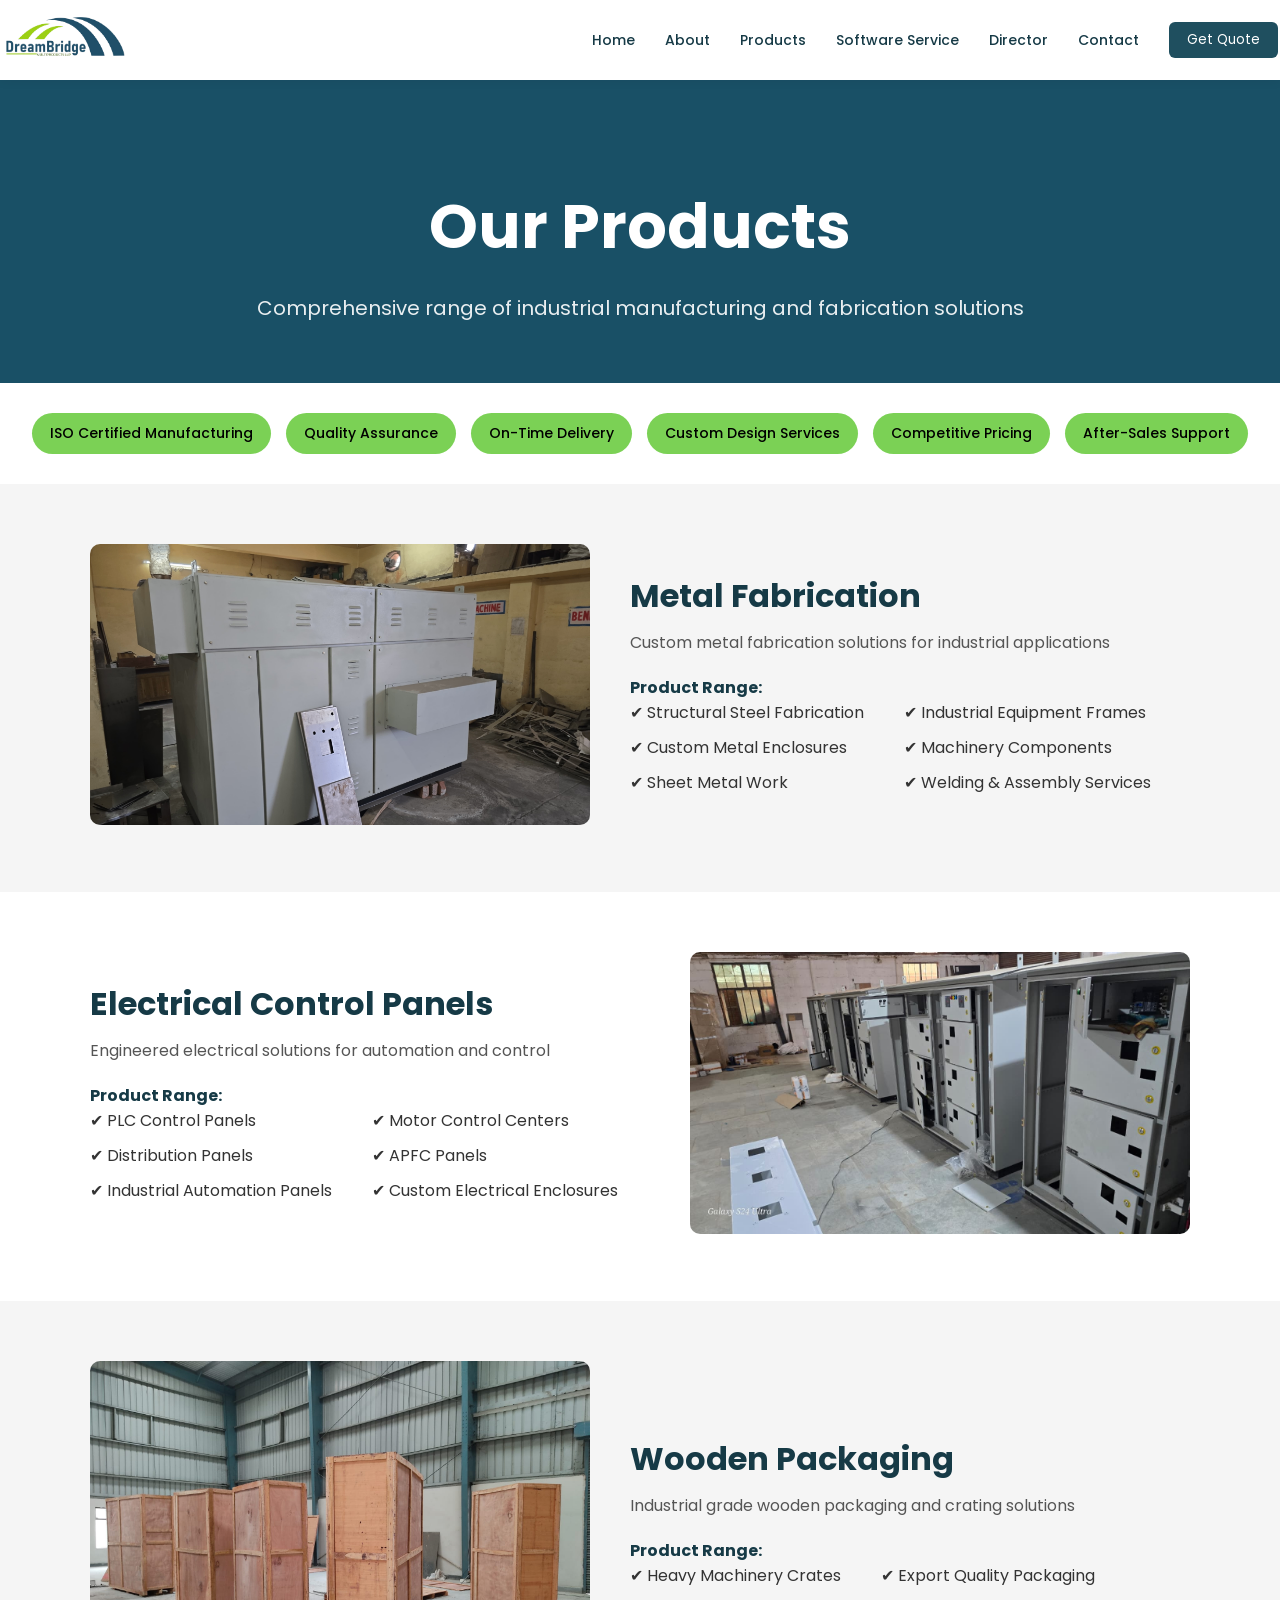
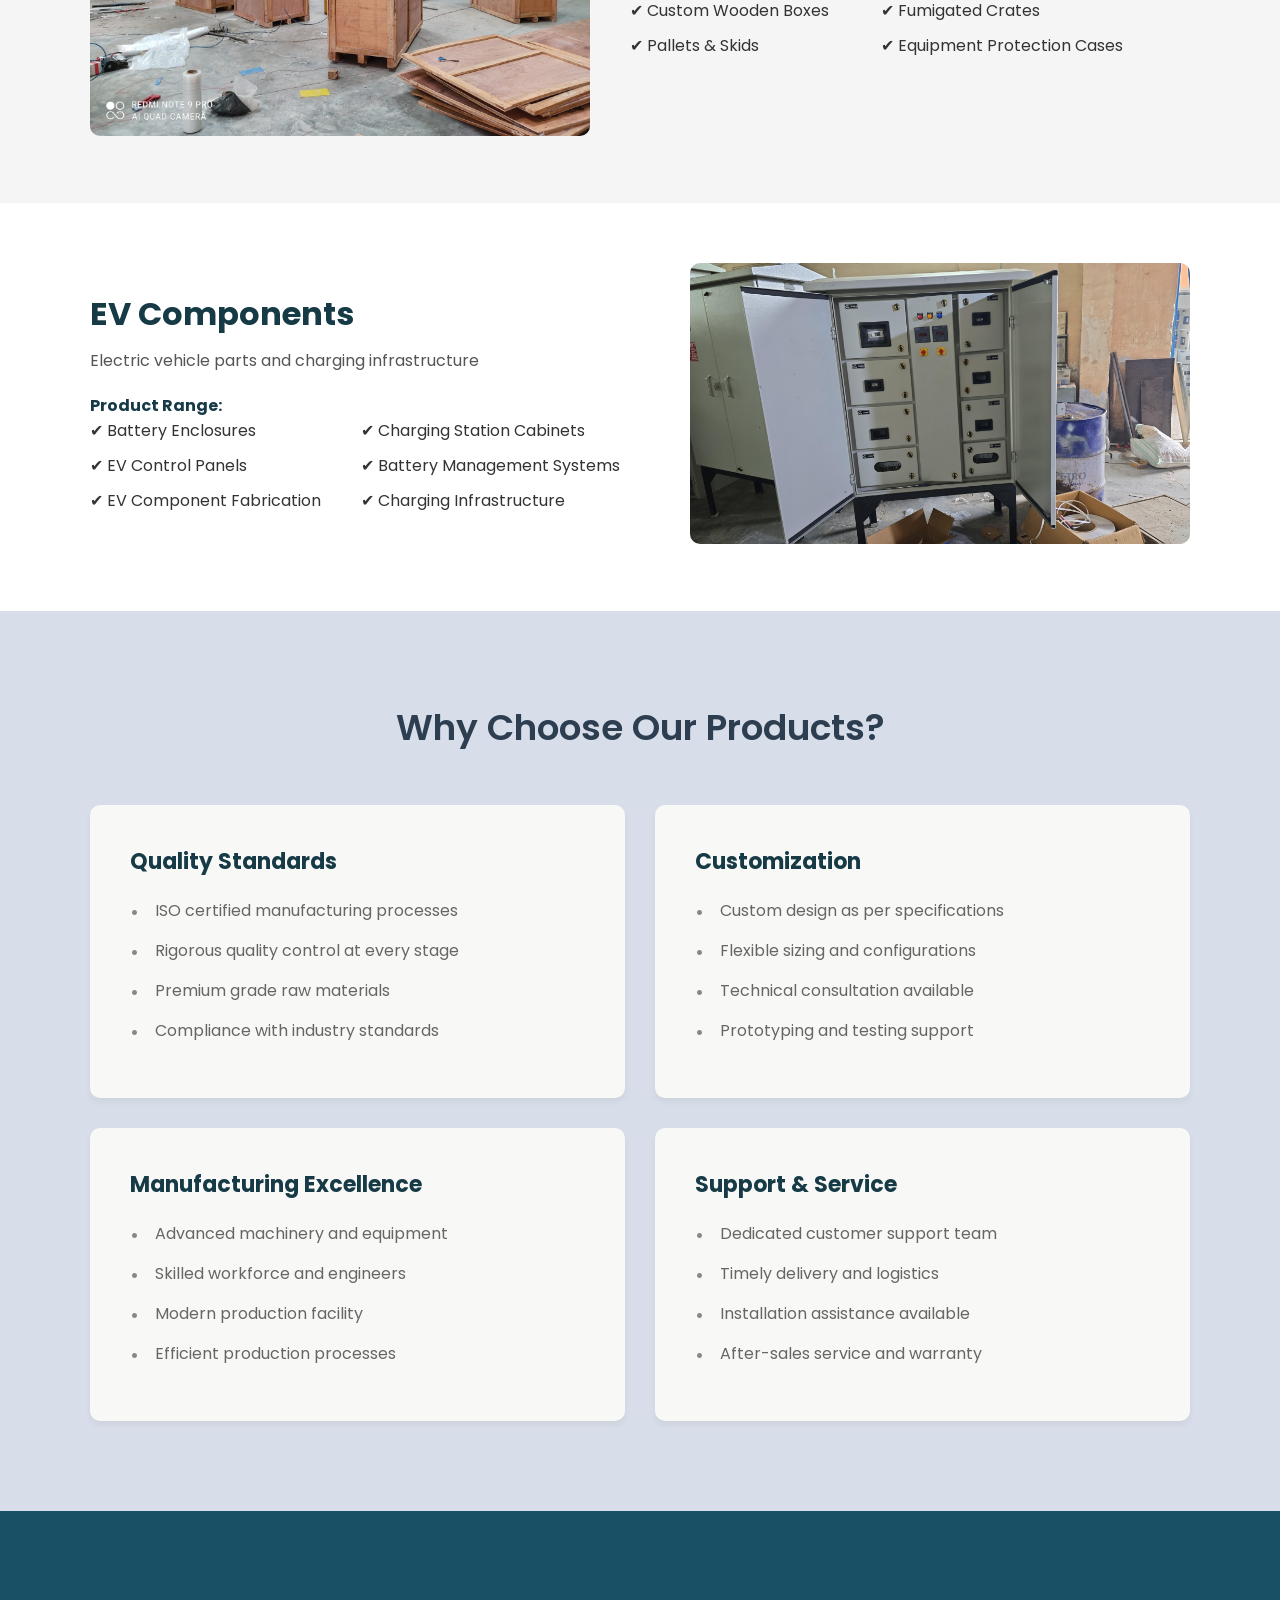
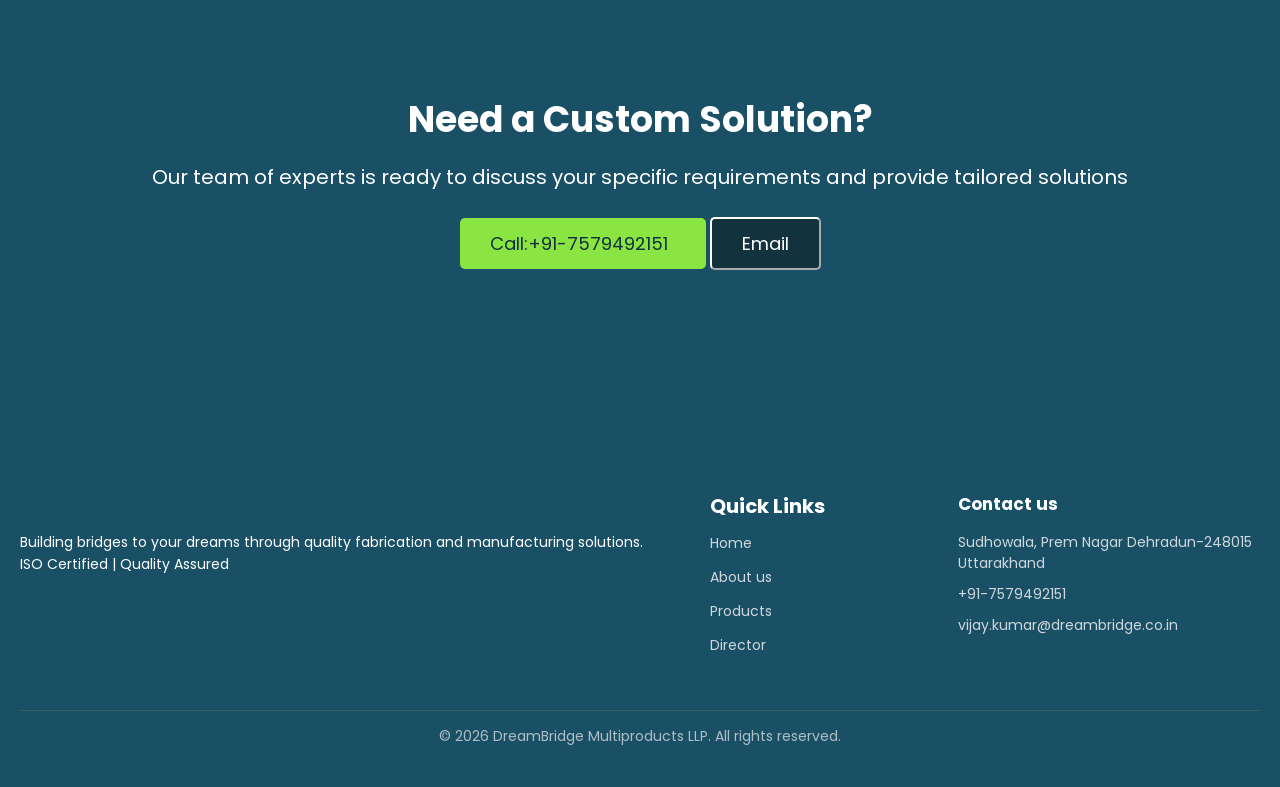
<file: DreamBridge/product.html>
<!DOCTYPE html>
<html lang="en">
<head>
<meta charset="UTF-8">
<meta name="viewport" content="width=device-width, initial-scale=1.0">
<title>Our Products</title>
<link rel="stylesheet" href="product.css">


</head>
<header>
    <nav class="navbar">

        <div class="navbar-container">

            <div class="logo">
                <img src="./logo-6_dIYv0A.png" alt="DreamBridge Logo">
            </div>
            <div class="menu">
                <ul class="nav-links">

                    <li><a href="index.html">Home</a></li>
                    <li><a href="about.html">About</a></li>
                    <li><a href="product.html">Products</a></li>
                    <li><a href="Software.html">Software Service</a></li>
                    <li><a href="director.html">Director</a></li>
                    <li><a href="contact.html">Contact</a></li>

                </ul>

                <button class="btn">Get Quote</button>
            </div>
        </div>

    </nav>
</header>

<body>

    <section class="products">

        <div class="products-container">

            <div class="products-text">
                <h1>Our Products</h1>

                <p>
                Comprehensive range of industrial manufacturing and fabrication solutions
                </p>
            </div>
        </div>
        <section class="features">
            <div class="products-features">

                <div class="feature">ISO Certified Manufacturing</div>

                <div class="feature">Quality Assurance</div>

                <div class="feature">On-Time Delivery</div>

                <div class="feature">Custom Design Services</div>

                <div class="feature">Competitive Pricing</div>

                <div class="feature">After-Sales Support</div>

            </div>

        </section>

    </section>


    <section class="metal">

        <div class="metal-container">

            <div class="metal-image">

                <img src="metal-cabinets-DZIiamtW.png" alt="Metal Fabrication">

            </div>

            <div class="metal-text">

                <h2>Metal Fabrication</h2>

                <p>
                Custom metal fabrication solutions for industrial applications
                </p>

                <h4>Product Range:</h4>

            <div class="metal-list">

            <ul>
                <li>✔ Structural Steel Fabrication</li>
                <li>✔ Custom Metal Enclosures</li>
                <li>✔ Sheet Metal Work</li>
            </ul>

            <ul>
                <li>✔ Industrial Equipment Frames</li>
                <li>✔ Machinery Components</li>
                <li>✔ Welding & Assembly Services</li>
            </ul>

            </div>

            </div>

        </div>

    </section>

    <section class="electrical">

        <div class="electrical-container">

            <div class="electrical-text">

                <h2>Electrical Control Panels</h2>

                <p>
                Engineered electrical solutions for automation and control
                </p>

                <h4>Product Range:</h4>

                <div class="electrical-list">

                    <ul>
                        <li>✔ PLC Control Panels</li>
                        <li>✔ Distribution Panels</li>
                        <li>✔ Industrial Automation Panels</li>
                    </ul>

                    <ul>
                        <li>✔ Motor Control Centers</li>
                        <li>✔ APFC Panels</li>
                        <li>✔ Custom Electrical Enclosures</li>
                    </ul>

                </div>

            </div>

            <div class="electrical-image">

                <img src="electrical-panels-CvYTLx4F.png" alt="Electrical Panels">

            </div>

        </div>

    </section>

    <section class="wooden">

        <div class="wooden-container">

            <div class="wooden-image">
                <img src="wooden-crates-DXYdk37F.png" alt="Wooden Packaging">
            </div>

            <div class="wooden-text">

                <h2>Wooden Packaging</h2>

                <p>
                Industrial grade wooden packaging and crating solutions
                </p>

                <h4>Product Range:</h4>

                <div class="wooden-list">

                    <ul>
                        <li>✔ Heavy Machinery Crates</li>
                        <li>✔ Custom Wooden Boxes</li>
                        <li>✔ Pallets & Skids</li>
                    </ul>

                    <ul>
                        <li>✔ Export Quality Packaging</li>
                        <li>✔ Fumigated Crates</li>
                        <li>✔ Equipment Protection Cases</li>
                    </ul>

                </div>

            </div>

        </div>

    </section>

    <section class="ev">

        <div class="ev-container">

            <div class="ev-text">

                <h2>EV Components</h2>

                <p>
                Electric vehicle parts and charging infrastructure
                </p>

                <h4>Product Range:</h4>

                <div class="ev-list">

                    <ul>
                        <li>✔ Battery Enclosures</li>
                        <li>✔ EV Control Panels</li>
                        <li>✔ EV Component Fabrication</li>
                    </ul>

                    <ul>
                        <li>✔ Charging Station Cabinets</li>
                        <li>✔ Battery Management Systems</li>
                        <li>✔ Charging Infrastructure</li>
                    </ul>

                </div>

            </div>

                <div class="ev-image">

                    <img src="Ev.png" alt="EV Components">

                </div>
        </div>
    </section>

    <section class="features-section">
            
        <div class="content-wrapper">
            <h1 class="main-title">Why Choose Our Products?</h1>

            <div class="grid-container">
                <div class="card">
                    <h2>Quality Standards</h2>
                    <ul>
                        <li>ISO certified manufacturing processes</li>
                        <li>Rigorous quality control at every stage</li>
                        <li>Premium grade raw materials</li>
                        <li>Compliance with industry standards</li>
                    </ul>
                </div>

                <div class="card">
                    <h2>Customization</h2>
                    <ul>
                        <li>Custom design as per specifications</li>
                        <li>Flexible sizing and configurations</li>
                        <li>Technical consultation available</li>
                        <li>Prototyping and testing support</li>
                    </ul>
                </div>

                <div class="card">
                    <h2>Manufacturing Excellence</h2>
                    <ul>
                        <li>Advanced machinery and equipment</li>
                        <li>Skilled workforce and engineers</li>
                        <li>Modern production facility</li>
                        <li>Efficient production processes</li>
                    </ul>
                </div>
                <div class="card">
                    <h2>Support & Service</h2>
                    <ul>
                    <li>Dedicated customer support team</li>
                    <li>Timely delivery and logistics</li>
                    <li>Installation assistance available</li>
                    <li>After-sales service and warranty</li>
                        </ul>
                </div>
            </div>
        </div>

    </section>
  <section class="container4">
        <div class="pro">
            <h3>Need a Custom Solution?</h3>
            <p>Our team of experts is ready to discuss your specific requirements and provide tailored solutions</p>
            <button class="cont">Call:+91-7579492151<i class="fa-solid fa-arrow-right-long"></i></button>
            <button class="con">Email</button>
        </div>
    </section>
    <footer class="foot">
        <div class="foot-main">
            <div class="foot-first">
                <div class="box1">
                    <p>Building bridges to your dreams through quality fabrication and manufacturing solutions.</p>
                    <p>ISO Certified | Quality Assured</p>
                </div>
                <div class="box2">
                    <h3>Quick Links</h3>
                        <ol>
                        
                        <li><a href="home">Home</a></li>
                        <li><a href="about">About us</a></li>
                        <li><a href="products">Products</a></li>
                        <li><a href="director">Director</a></li>
                        
                    </ol>
                </div>
                <div class="box3">
                    <h3>Contact us</h3>
                    <p><i class="fa-solid fa-location-dot"></i> Sudhowala, Prem Nagar Dehradun-248015 Uttarakhand</p>

                    <p><i class="fa-solid fa-phone"></i> +91-7579492151</p>

                    <p><i class="fa-solid fa-envelope"></i> vijay.kumar@dreambridge.co.in</p>
                </div>
            </div>
            <div class="foot-last">
                <p>© 2026 DreamBridge Multiproducts LLP. All rights reserved.</p>
            </div>
        </div>
    </footer>
</body>
</html>
</file>
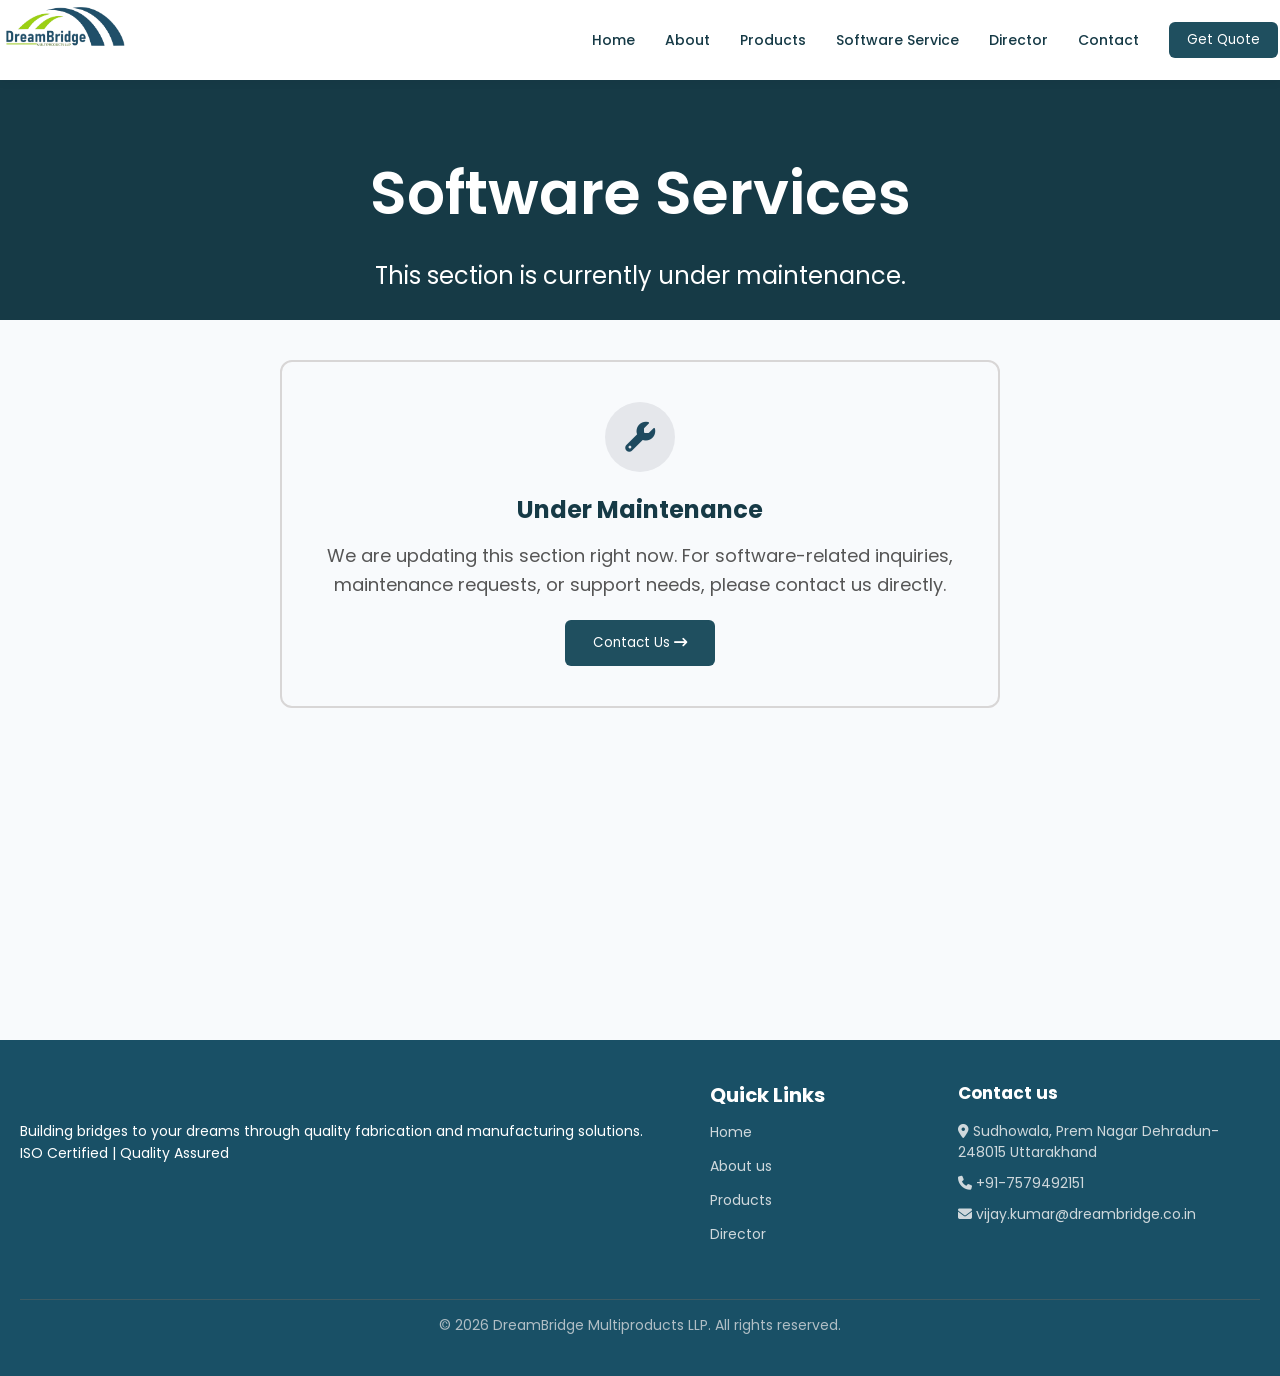
<file: DreamBridge/Software.html>
<!DOCTYPE html>
<html lang="en">
<head>
    <meta charset="UTF-8">
    <meta name="viewport" content="width=device-width, initial-scale=1.0">
    <title>Document</title>
    <link rel="stylesheet" href="Software.css">
    <link rel="stylesheet" href="https://cdnjs.cloudflare.com/ajax/libs/font-awesome/6.5.0/css/all.min.css">
</head>
<body>
    <header>
    <nav class="navbar">

        <div class="navbar-container">

            <div class="logo">
                <img src="./logo-6_dIYv0A.png" alt="DreamBridge Logo">
            </div>
            <div class="menu">
                <ul class="nav-links">

                    <li><a href="index.html">Home</a></li>
                    <li><a href="about.html">About</a></li>
                    <li><a href="product.html">Products</a></li>
                    <li><a href="Software.html">Software Service</a></li>
                    <li><a href="director.html">Director</a></li>
                    <li><a href="contact.html">Contact</a></li>

                </ul>

                <button class="btn">Get Quote</button>
            </div>
        </div>

    </nav>
    </header>
    <section class="Software-section">
        <div class="Software-text">
            <h2>Software Services</h2>
            <p>This section is currently under maintenance.</p>
        </div>
    </section>
    <section class="container">
        <div class="main">
            <div class="logo">
                <i class="fa-solid 
                fa-wrench"></i>
            </div>
            <h1>Under Maintenance</h1>
            <p>We are updating this section right now. For software-related inquiries, maintenance requests, or support needs, please contact us directly.</p>
            <a href="contact.html"><button class="con-btn">Contact Us  <i class="fa-solid fa-arrow-right-long"></i></button></a>
        </div>
    </section>
    <footer class="foot">
        <div class="foot-main">
            <div class="foot-first">
                <div class="box1">
                    <p>Building bridges to your dreams through quality fabrication and manufacturing solutions.</p>
                    <p>ISO Certified | Quality Assured</p>
                </div>
                <div class="box2">
                    <h3>Quick Links</h3>
                        <ol>
                        
                        <li><a href="index.html">Home</a></li>
                        <li><a href="about.html">About us</a></li>
                        <li><a href="product.html">Products</a></li>
                        <li><a href="director.html">Director</a></li>
                        
                    </ol>
                </div>
                <div class="box3">
                    <h3>Contact us</h3>
                    <p><i class="fa-solid fa-location-dot"></i> Sudhowala, Prem Nagar Dehradun-248015 Uttarakhand</p>

                    <p><i class="fa-solid fa-phone"></i> +91-7579492151</p>

                    <p><i class="fa-solid fa-envelope"></i> vijay.kumar@dreambridge.co.in</p>
                </div>
            </div>
            <div class="foot-last">
                <p>© 2026 DreamBridge Multiproducts LLP. All rights reserved.</p>
            </div>
        </div>
        
    </footer>
</body>
</html>
</file>
<file: DreamBridge/index.css>
@import url('https://fonts.googleapis.com/css2?family=Poppins:wght@100;200;300;400;500;600;700;800;900&display=swap');

*{
    margin:0;
    padding:0;
    box-sizing:border-box;
    font-family:'Poppins', sans-serif;
    list-style:none;
    text-decoration:none;
    scroll-behavior:smooth;
}

:root{
    --navbar-color:#e5e7eb;
    --green-color:#3cb815;
    --light-green-color:#c0eb7b;
    --orange-color:#ff7f07;
    --text-color:#1a2428;
    --bg-color:#fff; 
}

body{
    color:var(--text-color);
}

header{
    position:fixed;
    top:0;
    left:0;
    width:100%;
    height:80px;
    background:white;
    display:flex;
    justify-content:center;
    align-items:center;
    z-index:1000;
    box-shadow:0 2px 10px rgba(0,0,0,0.05);
}

.navbar{
    width:100%;
    max-width:1320px;
    margin:auto; 
    padding:0 2px;
}

.navbar-container{
    display:flex;
    justify-content:space-between;
    align-items:center;
}

.logo img{
    width:130px;
}
.menu{
    display:flex;
    align-items:center;
    justify-content: flex-end;
    gap:30px;
}
.nav-links{
    display:flex;
    gap:30px;
    list-style:none;
    align-items:center;
    justify-content: flex-end;
}

.nav-links a{
    text-decoration:none;
    color:#163a46;
    font-size:14px;
    font-weight:500;
    transition:0.3s;
}

.nav-links a:hover{
    color:var(--green-color);
}

.btn{
    background:#1f4f5f;
    color:white;
    border:none;
    padding:8px 18px;
    border-radius:6px;
    cursor:pointer;
}

.btn:hover{
    background:#163a46;
}

.container1{
    position:relative;
    background-image:url(./background.jpg);
    background-size:cover;
    background-position:center;
    background-repeat:no-repeat;

    display:flex;
    flex-direction:column;
    justify-content:center;
    align-items:center;

    text-align:center;
    color:white;

    height:100vh;
}


.container1::before{
    content:"";
    position:absolute;
    inset:0;
    background:rgba(30,74,95,0.85);
    z-index:1;
}
.text{
    max-width:1000px;
    width:100%;
    text-align:center;
}
.hero-buttons{
    display:flex;
    justify-content:center;
    gap:20px;
    flex-wrap:wrap;
}
.container1 h1,
.container1 p,
.container1 .btn{
    position:relative;
    z-index:2;
}


.container1 h1{
    font-size:57px;
    margin-top: 170px;
    margin-bottom:27px;
}

.container1 p{
    max-width:830px;
    margin: auto;
    margin-bottom:30px;
    font-size:24px;
}


/* .btn{
    padding:10px 34px;
    min-width:160px;
    border:none;
    border-radius:6px;
    cursor:pointer;
    font-size:14px;
}
.btn:hover{
    background-color: white;
    color: #1f4f5f;
} */
.btn i{
margin-left:8px;
}
.btn-green{
    background:#8cd400;
    color:#1e4a5f;
}
.btn-green:hover{
    background-color: #7ab602;
}
.btn-outline{
    background:transparent;
    border:2px solid white;
    color:white;
}

.four-boxes{
    width: 100%;
    height: 100%;
    background-color: #e5e7eb;
    display: flex;
    justify-content: center;
    gap: 35px;
    padding-top: 10px;
    color: #163a46;
}

.first-box, .second-box, .third-box, .fourth-box{
    flex: 1 1 22%;          
    min-width: 220px;  
    /* background-color: #163a46; */
    display: flex;
    flex-direction: column;
    justify-content: center;
    align-items: center;
    padding: 20px;
    box-sizing: border-box;
    border-radius: 8px; 
}
.heading h3{
    font-size: 40px;
    margin-bottom: 10px; 
    text-align: center;
}

.p{
    font-size: 16px;
    text-align: center;
    max-width: 100%; 
    margin: 0; 
}
.services{
    width:100%;
    min-height:100vh;
    background: #ffffff;
    display:flex;
    flex-direction:column;
    justify-content:center;
    align-items:center;

    padding:80px 0;
}
.services-text{
    text-align: center;
    color: #1e4a5f;
    font-size: 21px;
    max-width: 700px;
    margin-bottom: 80px;

}
.services-text p{
    color: #797a7c;
}
.services-boxes{
    width: 100%;
    max-width: 1300px;
    display: flex;
    justify-content: center;
    gap: 30px;
    flex-wrap: wrap;
}
.service-box{
    
    flex:1 1 200px;

    background:white;
    padding:30px;
    border-radius:10px;
    font-size: 19px;
    text-align:center;
    border:1px solid #e5e7eb; 
    box-shadow:0 4px 15px rgba(0,0,0,0.08);
    transition:0.3s ease;
}
.service-box:hover{
    background:#c0eb7b;
    border:1px solid #3cb815;

    transform:translateY(-8px);
    box-shadow:0 10px 25px rgba(0,0,0,0.15);
}
.service-box:hover i{
    background:white;
    color:#3cb815;
}
.service-box h3,
.service-box h4{
    margin-bottom:15px;
    color: #1e4a5f;
}

.service-box p{
    font-size:18px;
    line-height:1.6;
    color: #797a7c;
}
.service-box i{
    font-size:35px;
    color:#1e4a5f;

    background:#e5e7eb;

    width:70px;
    height:70px;

    display:flex;
    align-items:center;
    justify-content:center;

    border-radius:50%;
    margin:0 auto 20px auto;
}
.container3{
    width:100%;
    min-height:100vh;
    background:#f8fafc;

    display:flex;
    flex-direction:column;
    align-items:center;

    padding:80px 20px;
}
.feat{
    text-align:center;
    color:#1e4a5f;
    max-width:700px;

    margin-bottom:60px;
}

.feat h3{
    font-size:32px;
    margin-bottom:10px;
}

.feat p{
    font-size:18px;
    color:#6b7280;
}
.image-box{
    width:100%;
    max-width:1300px;

    display:flex;
    justify-content:center;
    gap:30px;
}
.three-box{
    flex:1;
    height:420px;

    background:white;

    border-radius:12px;

    overflow:hidden;

    box-shadow:0 4px 15px rgba(0,0,0,0.08);

    display:flex;
    flex-direction:column;

    transition:0.3s;
}
.img{
    width: 100%;
    height: 220px;
}
.img img{
    width:100%;
    height:100%;
    object-fit:cover;
}
.tx{
    padding: 20px;
    text-align: left;
}
.tx h3{
    font-size:20px;
    color:#1e4a5f;
    margin-bottom:10px;
}

.tx p{
    font-size:15px;
    color:#6b7280;
    line-height:1.5;
}
.view-detail{
    margin:20px;
    width: 27%;
    padding:10px 2px;

    border:1px solid black;
    
    background:white;

    color:#1e4a5f;

    border-radius:6px;

    cursor:pointer;
}
.view-detail:hover{
    background:#3cb815;
}
.three-box:hover{
    transform:translateY(-8px);

    box-shadow:0 12px 30px rgba(0,0,0,0.15);
}
.container4{
    width: 100%;
    height: 60vh;
    background-color: hsl(197, 60%, 25%);
    color: white;
    display: flex;
    justify-content: center;
    align-items: center;
}

.pro{
    text-align: center;
}

.pro h3{
    font-size: 36px;
    font-weight: 55px;
    margin-bottom: 15px;
}

.pro p{
    font-size: 20px;
    margin-bottom: 25px;
}

.cont{
    padding: 12px 30px;
    font-size: 14px;
    background-color: #8ae441;
    border: none;
    color: #12323d;
    cursor: pointer;
    border-radius: 5px;
}
.cont:hover{
    background-color: #5fa02a;
}
.cont i{
    margin-left: 8px;
}
.foot{
    background-color: hsl(197, 60%, 25%);
    padding:40px 20px;
}

.foot-main{
    color:white;
    font-family:Arial, Helvetica, sans-serif;
}

.foot-first{
    display:flex;
    justify-content:space-between;
    gap:40px;
}

.box1{
    padding-top: 40px;
    width:56%;
    line-height:1.6;
    font-size: 14px;
}

.box2{
    width:18%;
}

.box3{
    width:26%;
}

.box2 ul{
    list-style:none;
    padding:0;
}

.box2 li{
    margin:8px 0;
}

.box2 a{
    text-decoration:none;
    color:#cfd8dc;
    transition:0.3s;
    font-size: 14px;
}

.box2 a:hover{
    color:#00bcd4;
    
}

.box3 p{
    margin:10px 0;
    color:#cfd8dc;
    font-size: 14px;
}

.box2,.box3 h3{
    margin-bottom:15px;
    font-size: 17px;
    color:#ffffff;
}

.foot-last{
    border-top:1px solid #3c5a63;
    margin-top:30px;
    padding-top:15px;
    text-align:center;
    font-size:14px;
    color:#b0bec5;
}
@media (max-width: 768px) {

    header {
    position: static;   
    height: auto;       
  }
  .navbar-container {
    flex-direction: column;
    gap: 10px;
  }

  .menu {
    flex-direction: column;
    gap: 15px;
  }

  .nav-links {
    flex-direction: column;
    gap: 10px;
  }

  .container1 h1 {
    font-size: 32px;
    margin-top: 120px;
  }

  .container1 p {
    font-size: 16px;
    padding: 0 10px;
  }

  .hero-buttons {
    flex-direction: column;
  }
  .four-boxes {
    flex-direction: column;  
    align-items: center;
    height: auto;
    padding: 20px;
  }

  .first-box, 
  .second-box, 
  .third-box, 
  .fourth-box {
    width: 100%;
    max-width: 300px;
  }
  .service-box {
    flex: 1 1 100%;   
    max-width: 100%;
  }
  .services-boxes {
    padding: 0 15px;
  }
  .view-detail {
    width: 100%;
    margin: 15px 0;   
  }
  .image-box {
    flex-direction: column;
  }

  .three-box {
    height: auto;
  }

  .view-detail {
    width: 100%;
  }
  .foot-first {
    flex-direction: column;
  }

  .box1, .box2, .box3 {
    width: 100%;
  }
}
</file>
<file: DreamBridge/about.css>
@import url('https://fonts.googleapis.com/css2?family=Poppins:wght@100;200;300;400;500;600;700;800;900&display=swap');
*{
    margin:0;
    padding:0;
    box-sizing:border-box;
    font-family:'Poppins', sans-serif;
}
:root{
    --primary:#1e4a5f;
    --green:#8cd400;
    --light:#f8fafc;
    --text:#163a46;
}
body{
    background:#f4f7f9;
    padding-top: 80px;
}
header{
    position:fixed;
    top:0;
    left:0;
    width:100%;
    height:80px;
    background:white;
    display:flex;
    justify-content:center;
    align-items:center;
    z-index:9999;
    box-shadow:0 2px 10px rgba(0,0,0,0.05);
}

.navbar{
    width:100%;
    max-width:1320px;
    margin:auto; 
    padding:0 2px;
}

.navbar-container{
    display:flex;
    justify-content:space-between;
    align-items:center;
}

.logo img{
    width:130px;
}
.menu{
    display:flex;
    align-items:center;
    justify-content: flex-end;
    gap:30px;
}
.nav-links{
    display:flex;
    gap:30px;
    list-style:none;
    align-items:center;
    justify-content: flex-end;
}

.nav-links a{
    text-decoration:none;
    color:#163a46;
    font-size:14px;
    font-weight:500;
    transition:0.3s;
}

.nav-links a:hover{
    color:var(--green);
}

.btn{
    background:#1f4f5f;
    color:white;
    border:none;
    padding:8px 18px;
    border-radius:6px;
    cursor:pointer;
}

.btn:hover{
    background:#163a46;
}

.about-section{
    /* padding-top: 120px; */
    min-height: 500px;
    height: auto;
    padding: 120px 20px 60px;
    background:
    linear-gradient(rgba(0,80,120,0.7), rgba(0,80,120,0.7)),
    url("./about.png");
    background-size:cover;
    background-position:center;
    display:flex;
    justify-content:center;
    align-items:center;
    text-align:center;
    color:white;
}

.about-text h1{
    font-size:60px;
    margin-bottom:20px;
}

.about-text p{
    font-size:24px;
}

.who-we-are{
    background:#f5f7f8;
    padding:80px 20px;
    text-align:center;
}

.who{
    max-width:900px;
    margin:auto;
}

.who-we-are h2{
    font-size:40px;
    color:#1e4a5f;
    margin-bottom:20px;
}

.who-we-are p{
    font-size:18px;
    color:#6b7280;
    line-height:1.7;
    margin-bottom:15px;
}

.mission-vision{
    padding:80px 20px;
    display:flex;
    justify-content:center;
    background:white;
}

.mission-div{
    display:flex;
    gap:30px;
    max-width:1200px;
    width:100%;
    flex-wrap:wrap;
    justify-content:center;
}

.card{
    width:350px;
    padding:30px;
    border-radius:12px;
    background:#ffffff;
    box-shadow:0 10px 25px rgba(0,0,0,0.1);
    text-align:center;
    transition:0.3s;
}

.card:hover{
    transform:translateY(-8px);
}

.card h2{
    font-size:26px;
    margin-bottom:15px;
}

.card p{
    font-size:16px;
    line-height:1.6;
    color:#6a7d86;
}

.mission{
    border-top:5px solid #2f4f5f;
}

.vision{
    border-top:5px solid #4caf50;
}

.icon{
    font-size:40px;
    margin-bottom:15px;
    color:#2f4f5f;
}

.vision .icon{
    color:#4caf50;
}

.core-values{
    padding:10px 10px;
    background:#ffffff;
    display:flex;
    justify-content:center;
    gap:60px;
    flex-wrap:wrap;
}
.values-container{
    width: 100%;
    max-width: 1200px;
    margin: auto;
    display: flex;
    flex-direction: column;
    align-items: center;
    gap: 40px;
}

.values-text{
    text-align: center;
    max-width: 700px;
    padding-top: 0; 
}

.values-text h2{
    font-size: 36px;
    margin-bottom: 10px;
}

.values-text p{
    color:#6a7d86;
    font-size:18px;
}

.value-card-box{
    display: flex;
    justify-content: space-between;
    gap: 25px;
    width: 100%;
    flex-wrap: wrap;
}

.value-card{
    flex: 1;
    min-width: 220px;
    border-radius:12px;
    padding:25px;
    text-align:center;
    background:#fafafa;
    box-shadow:0 5px 15px rgba(0,0,0,0.08);
    transition:0.3s;
}
.value-card:hover{
    transform:translateY(-5px);
}

.value-card i{
    font-size:30px;
    margin-bottom:10px;
    color:#2f4f5f;
}

.capabilities-section {
    background: linear-gradient(180deg, #0a4d92 0%, #063970 100%);
    padding: 80px 20px;
    text-align: center;
    color: #ffffff;
}

.section-title {
    font-size: 40px;
    margin-bottom: 50px;
}

.stats-container {
    display: flex;
    justify-content: center;
    flex-wrap: wrap;
    gap: 100px;
}

.stat-number {
    color: #a3e635;
    font-size: 50px;
    font-weight: bold;
}

.business-sectors {
    background-color: #f9f9f9; 
    padding: 80px 20px;
    text-align: center;
    color:#163a46;
}

.sectors-title {
    font-size: 32px;
    margin-bottom: 40px;
}

.sectors-container {
    max-width: 1000px;
    margin: auto;
    display: flex;
    flex-direction: column;
    gap: 20px;
}

.sector-card {
    background: #ffffff;
    border-radius: 10px;
    padding: 25px;
    box-shadow: 0 5px 15px rgba(0,0,0,0.08);
    transition:0.3s;
}

.sector-card:hover{
    transform:translateY(-5px);
}

.sector-card h3 {
    color: #063970; 
    margin-bottom: 10px;
}
.foot{
    background-color: hsl(197, 60%, 25%);
    padding:40px 20px;
}

.foot-main{
    color:white;
}

.foot-first{
    display:flex;
    justify-content:space-between;
    gap:40px;
}

.box1{
    padding-top: 40px;
    width:56%;
    line-height:1.6;
    font-size: 14px;
}

.box2{
    width:18%;
}

.box3{
    width:26%;
}

.box2 ul{
    list-style:none;
    padding:0;
}

.box2 li{
    list-style: none;
    margin:8px 0;
}

.box2 a{
    text-decoration:none;
    color:#cfd8dc;
    transition:0.3s;
    font-size: 14px;
}

.box2 a:hover{
    color:#00bcd4;
    
}

.box3 p{
    margin:10px 0;
    color:#cfd8dc;
    font-size: 14px;
}

.box2,.box3 h3{
    margin-bottom:15px;
    font-size: 17px;
    color:#ffffff;
}

.foot-last{
    border-top:1px solid #3c5a63;
    margin-top:30px;
    padding-top:15px;
    text-align:center;
    font-size:14px;
    color:#b0bec5;
}
@media (max-width: 768px) {
    body{
        padding-top: 0;
    }
    header {
    position: static;   
    height: auto;       
  }
  .navbar-container {
    flex-direction: column;
    gap: 10px;
  }

  .menu {
    flex-direction: column;
    gap: 15px;
  }

  .nav-links {
    flex-direction: column;
    gap: 10px;
  }
  .container1 h1 {
    font-size: 32px;
    margin-top: 120px;
  }

  .container1 p {
    font-size: 16px;
    padding: 0 10px;
  }

  .hero-buttons {
    flex-direction: column;
  }
  .services-boxes {
    flex-direction: column;
    padding: 0 15px;
  }
  .image-box {
    flex-direction: column;
  }

  .three-box {
    height: auto;
  }

  .view-detail {
    width: 100%;
  }
  .foot-first {
    flex-direction: column;
  }

  .box1, .box2, .box3 {
    width: 100%;
  }
}
</file>
<file: DreamBridge/contact.css>
@import url('https://fonts.googleapis.com/css2?family=Poppins:wght@100;200;300;400;500;600;700;800;900&display=swap');
*{
    margin: 0;
    padding: 0;
    box-sizing: border-box;
    font-family: 'Poppins',sans-serif;

}
:root{
    --primary:#1e4a5f;
    --green:#8cd400;
    --light:#f8fafc;
    --text:#163a46;
}
body{
    background: f4f7f9;
}

header{
    position:fixed;
    top:0;
    left:0;
    width:100%;
    height:80px;
    background:white;
    display:flex;
    justify-content:center;
    align-items:center;
    z-index:1000;
    box-shadow:0 2px 10px rgba(0,0,0,0.05);
}

.navbar{
    width:100%;
    max-width:1320px;
    margin:auto; 
    padding:0 2px;
}

.navbar-container{
    display:flex;
    justify-content:space-between;
    align-items:center;
}

.logo img{
    width:130px;
}
.menu{
    display:flex;
    align-items:center;
    justify-content: flex-end;
    gap:30px;
}
.nav-links{
    display:flex;
    gap:30px;
    list-style:none;
    align-items:center;
    justify-content: flex-end;
}

.nav-links a{
    text-decoration:none;
    color:#163a46;
    font-size:14px;
    font-weight:500;
    transition:0.3s;
}

.nav-links a:hover{
    color:var(--green);
}

.btn{
    background:#1f4f5f;
    color:white;
    border:none;
    padding:8px 18px;
    border-radius:6px;
    cursor:pointer;
}

.btn:hover{
    background:#163a46;
}

.contact-section{
    padding:120px 20px 60px;
    min-height:320px;
    height:auto;
    background-color: #163a46;
    display: flex;
    align-items: center;
    justify-content: center;
    text-align: center;
    color: white;
}
.contact-text{
    margin: auto;
    width: 80%;
}
.contact-text h2{
    font-size: clamp(28px, 6vw, 60px);
    margin-bottom: 20px;
    font-weight: 600;
}
.contact-text p{
    font-size: clamp(16px, 4vw, 24px);
}
.boxes{
    height: auto;
    padding:40px 10px;
    background-color: #eaebec;
    width: 100%;
    text-align: center;
    justify-content: center;
    align-items: center;
    display: flex;
}
.four-box {
    display: flex;
    justify-content: space-between;
    align-items: stretch;
    flex-wrap: wrap;
    width: 90%;
    max-width: 1200px;
    margin: auto;
    gap: 30px;
}

.box {
    flex:1 1 220px;
    min-width: 200px;
    height: auto;
    background-color: white;
    border-radius: 8px;
    display: flex;
    flex-direction: column;
    justify-content: center;
    align-items: center;
    padding: 20px;
    color: #6a7d86;
}
.box h2{
    color: #163a46;;
}
.ic {
    font-size: 30px;
    margin-bottom: 15px;
}

.t {
    font-weight: 300;
    font-size: 14px;
    text-align: center;
    width: 100%;
}
.form-map{
    width: 100%;
    display: flex;
    justify-content: center;
    align-items: center;
    padding: 50px 20px;
    background-color: #f4f7f9;
}
.for-map {
    display: flex;
    justify-content: space-between;
    align-items: flex-start;
    width: 100%;
    max-width: 1200px;
    gap: 30px;
    flex-wrap: wrap;
}
.form-container {
    flex: 1;
    min-width: 300px;
    background-color: #ffffff; 
    padding: 30px 20px;
    border-radius: 10px;
    box-shadow: 0 4px 15px rgba(0,0,0,0.1);
}
.form-container h2 {
    margin-bottom: 20px;
    color: #163a46;
    font-size: 28px;
    font-weight: 600;
    text-align: center;
}
form{
    display: flex;
    flex-direction: column;
    gap: 15px;
    width: 100%;
}
form label{
    font-weight: 500;
    font-size: 14px;
    color: #163a46;
}
form input, form textarea{
    width: 100%;
    padding: 12px  15px;
    border: 1px solid #cbd5e1;
    border-radius: 6px;
    font-size: 14px;
    outline: none;
    box-sizing: border-box;
    transition: border 0.3s, box-shadow 0.3s;
}
form input:focus, form textarea:focus {
    border-color: #4caf50;
    box-shadow: 0 0 5px rgba(76, 175, 80, 0.3);
}
form textarea {
    resize: vertical;
    min-height: 100px;
    min-width: 20px;
}
form button {
    padding: 12px;
    background-color: #1f4f5f;
    color: white;
    border: none;
    border-radius: 6px;
    cursor: pointer;
    font-weight: 600;
    transition: background 0.3s;
}

form button:hover {
    background-color: #163a46;
}
.map-text{
    display: flex;
    flex-direction: column;
    gap: 20px;
    width: 50%;
    color: #163a46;;
}

.map-container {
    width: 100%;
    height: 450px;
    border-radius: 10px;
    overflow: hidden;
    box-shadow: 0 4px 15px rgba(0,0,0,0.1);
}

.map-container iframe {
    width: 100%;
    height: 100%;
    display: block;
}


.text-container{
    background: #ffffff;
    padding: 20px;
    border-radius: 10px;
    box-shadow: 0 4px 15px rgba(0,0,0,0.1);
}

.text-container ul{
    list-style: none;
    padding: 0;
}

.text-container ul li{
    position: relative;
    padding-left: 25px;
    margin-bottom: 10px;
    font-size: 14px;
    color: #6a7d86;
}

.text-container ul li::before{
    content: "✔";
    position: absolute;
    left: 0;
    color: #4caf50;
    font-weight: bold;
}   
.container4{
    width: 100%;
    height: 60vh;
    background-color: hsl(197, 60%, 25%);
    color: white;
    display: flex;
    justify-content: center;
    align-items: center;
}

.pro{
    text-align: center;
}

.pro h3{
    font-size: 36px;
    font-weight: 55px;
    margin-bottom: 15px;
}

.pro p{
    font-size: 20px;
    margin-bottom: 25px;
}

.cont{
    padding: 12px 30px;
    font-size: 14px;
    background-color: #8ae441;
    border: none;
    color: #12323d;
    cursor: pointer;
    border-radius: 5px;
}
.cont:hover{
    background-color: #5fa02a;
}
.cont i{
    margin-left: 8px;
}
.foot{
    background-color: hsl(197, 60%, 25%);
    padding:40px 20px;
}

.foot-main{
    color:white;
    font-family:Arial, Helvetica, sans-serif;
}

.foot-first{
    display:flex;
    justify-content:space-between;
    gap:40px;
}

.box1{
    padding-top: 40px;
    width:56%;
    line-height:1.6;
    font-size: 14px;
}

.box2{
    width:18%;
}

.box3{
    width:26%;
}

.box2 ul{
    list-style:none;
    padding:0;
}

.box2 li{
    list-style: none;
    margin:8px 0;
}

.box2 a{
    text-decoration:none;
    color:#cfd8dc;
    transition:0.3s;
    font-size: 14px;
}

.box2 a:hover{
    color:#00bcd4;
    
}

.box3 p{
    margin:10px 0;
    color:#cfd8dc;
    font-size: 14px;
}

.box2,.box3 h3{
    margin-bottom:15px;
    font-size: 17px;
    color:#ffffff;
}

.foot-last{
    border-top:1px solid #3c5a63;
    margin-top:30px;
    padding-top:15px;
    text-align:center;
    font-size:14px;
    color:#b0bec5;
} 
@media (max-width: 768px) {
  header {
    position: static;   
    height: auto;       
  }
  .navbar-container {
    flex-direction: column;
    gap: 10px;
  }

  .menu {
    flex-direction: column;
    gap: 15px;
  }

  .nav-links {
    flex-direction: column;
    gap: 10px;
  }

  .container1 h1 {
    font-size: 32px;
    margin-top: 120px;
  }

  .container1 p {
    font-size: 16px;
    padding: 0 10px;
  }

  .hero-buttons {
    flex-direction: column;
  }

  .services-boxes {
    flex-direction: column;
    padding: 0 15px;
  }

  .image-box {
    flex-direction: column;
  }

  .three-box {
    height: auto;
  }
  .for-map{
    flex-direction: column;
    align-items: center;
  }
  .form-container,
  .map-text{
    width: 100%;
  }
  .map-container{
    height: 300px;
  }
   .text-container{
    padding: 15px;
  }

  .text-container ul li{
    font-size: 13px;
    line-height: 1.5;
  }
  .view-detail {
    width: 100%;
  }

  .foot-first {
    flex-direction: column;
  }

  .box1, .box2, .box3 {
    width: 100%;
  }
  .contact-text h2{
    font-size:34px;
  }

  .contact-text p{
    font-size:16px;
  }

  .four-box{
    flex-direction:column;
    align-items:center;
  }

  .box{
    width:100%;
    max-width:320px;
  }

  .boxes{
    height:auto;
  }
}
</file>
<file: DreamBridge/director.css>
@import url('https://fonts.googleapis.com/css2?family=Poppins:wght@300;400;500;600&display=swap');

*{
    margin:0;
    padding:0;
    box-sizing:border-box;
    font-family:'Poppins',sans-serif;
}

:root{
    --primary:#1e4a5f;
    --green:#8cd400;
    --light:#f8fafc;
    --text:#163a46;
}

body{
    color:var(--text);
    background:#fff;
    padding-top: 80px;
}


header{
    position:fixed;
    top:0;
    left:0;
    width:100%;
    height:80px;
    background:white;
    display:flex;
    justify-content:center;
    align-items:center;
    z-index:1000;
    box-shadow:0 2px 10px rgba(0,0,0,0.05);
}

.navbar{
    width:100%;
    max-width:1320px;
    margin:auto; 
    padding:0 2px;
}

.navbar-container{
    display:flex;
    justify-content:space-between;
    align-items:center;
}

.logo img{
    width:130px;
}
.menu{
    display:flex;
    align-items:center;
    justify-content: flex-end;
    gap:30px;
}
.nav-links{
    display:flex;
    gap:30px;
    list-style:none;
    align-items:center;
    justify-content: flex-end;
}

.nav-links a{
    text-decoration:none;
    color:#163a46;
    font-size:14px;
    font-weight:500;
    transition:0.3s;
}

.nav-links a:hover{
    color:var(--green);
}

.btn{
    background:#1f4f5f;
    color:white;
    border:none;
    padding:8px 18px;
    border-radius:6px;
    cursor:pointer;
}

.btn:hover{
    background:#163a46;
}

.director-hero{
    padding-top:160px;
    padding-bottom:80px;
    padding-left: 20px;
    background:#f8fafc;
    display:flex;
    justify-content:flex-start;
}


.director-info h1{
    font-size:47px;
    color:#1e4a5f;
    margin-bottom:10px;
}

.badge{
    background:#8cd400;
    color:#1e4a5f;
    padding:6px 12px;
    border-radius:6px;
    font-size:13px;
    font-weight:200;
}

.company{
    margin-top:10px;
    font-weight:500;
    color:#6b7280;
}

.bio-text{
    margin-top:20px;
    line-height:1.7;
    max-width:500px;
}

.tags{
    margin-top:20px;
    display:flex;
    gap:10px;
    flex-wrap:wrap;
}

.tags span{
    background:#e5e7eb;
    padding:6px 12px;
    border-radius:20px;
    font-size:13px;
}


.info-section{
    padding:80px 20px;
    display:flex;
    justify-content:center;
}

.container{
    max-width:1200px;
    display:flex;
    gap:30px;
}

.card{
    flex:1;
    background:white;
    padding:30px;
    text-align:center;
    border-radius:10px;
    border:1px solid #e5e7eb;
    box-shadow:0 4px 15px rgba(0,0,0,0.08);
    transition:0.3s;
}

.card i{
    font-size:35px;
    margin-bottom:15px;
    color:#1e4a5f;
}

.card h3{
    margin-bottom:10px;
    color:#1e4a5f;
}

.card p{
    font-size:15px;
    color:#6b7280;
    line-height:1.6;
}

.card:hover{
    transform:translateY(-6px);
    box-shadow:0 10px 25px rgba(0,0,0,0.15);
}

.description{
background:white;
    display:flex;
    width:100%;
    justify-content:center;
    padding:60px 30px;
    gap:40px;
}

.container-d1{
    width:65%;
    max-width:900px;
}

.para{
    font-size:17px;
    line-height:1.7;
    color:#6b7280;
    margin-bottom:20px;
    text-align:left;
}

.container-d2{
    width:30%;
    background:#f8fafc;
    padding:25px;
    border-radius:10px;
    box-shadow:0 4px 12px rgba(0,0,0,0.08);
}

.container-d2 h3{
    font-size:21px;
    color:#1e4a5f;
    margin-bottom:20px;
}

.container-d2 ul{
    list-style:none;
}

.container-d2 ul li{
    display:flex;
    gap:15px;
    margin-bottom:20px;
    align-items:flex-start;
}
.container-d2 ul li:hover .icon{
    background:#1e4a5f;
    color:white;
    transition:0.3s;
}

.icon{
    width:40px;
    height:40px;
    background:#f1f5f9;
    border-radius:50%;
    display:flex;
    align-items:center;
    justify-content:center;
    color:#1e4a5f;
    font-size:16px;
    flex-shrink:0;
}

.p h2{
    font-size:16px;
    margin-bottom:5px;
}

.p p{
    font-size:13px;
    color:#6b7280;
}


.milestones{
    padding:80px 20px;
    background:#f8fafc;
    text-align:center;
}

.milestones h2{
    font-size:30px;
    margin-bottom:50px;
    color:#1e4a5f;
}

.timeline{
    max-width:800px;
    margin:auto;
    display:flex;
    flex-direction:column;
    gap:30px;
}

.timeline-item{
    display:flex;
    align-items:flex-start;
    gap:20px;
    text-align:left;
}

.year{
    background:#8cd400;
    color:#1e4a5f;
    padding:8px 14px;
    border-radius:6px;
    font-weight:600;
}

.content{
    background:white;
    padding:20px;
    border-radius:8px;
    box-shadow:0 4px 10px rgba(0,0,0,0.08);
    flex:1;
}

.quote-section{
    padding:80px 20px;
    text-align:center;
    background:#1e4a5f;
    color:white;
}

.quote-section blockquote{
    font-size:22px;
    max-width:700px;
    margin:auto;
    line-height:1.6;
    font-style:italic;
}


.foot{
    background-color: hsl(197, 60%, 25%);
    padding:40px 20px;
}

.foot-main{
    color:white;
    font-family:Arial, Helvetica, sans-serif;
}

.foot-first{
    display:flex;
    justify-content:space-between;
    gap:40px;
}

.box1{
    padding-top: 40px;
    width:56%;
    line-height:1.6;
    font-size: 14px;
}

.box2{
    width:18%;
}

.box3{
    width:26%;
}

.box2 ul{
    list-style:none;
    padding:0;
}

.box2 ul li{
    list-style: none;
    margin:8px 0;
}

.box2 a{
    text-decoration:none;
    color:#cfd8dc;
    transition:0.3s;
    font-size: 14px;
    list-style: none;
}

.box2 a:hover{
    color:#00bcd4;
    
}

.box3 p{
    margin:10px 0;
    color:#cfd8dc;
    font-size: 14px;
}

.box2,.box3 h3{
    margin-bottom:15px;
    font-size: 17px;
    color:#ffffff;
}

.foot-last{
    border-top:1px solid #3c5a63;
    margin-top:30px;
    padding-top:15px;
    text-align:center;
    font-size:14px;
    color:#b0bec5;
}
@media (max-width: 768px) {

    body{
        padding-top: 0;
    }
  header {
    position: static;   
    height: auto;       
  }
  .navbar-container {
    flex-direction: column;
    gap: 10px;
  }

  .menu {
    flex-direction: column;
    gap: 15px;
  }

  .nav-links {
    flex-direction: column;
    gap: 10px;
  }
  .container{
    flex-direction: column;
    align-items: center;
  }

  .card{
    width: 100%;
    max-width: 320px;
  }
  .description{
    flex-direction: column;
    padding: 40px 15px;
  }

  .container-d1,
  .container-d2{
    width: 100%;
  }

  .container-d2{
    margin-top: 20px;
  }
  .container1 h1 {
    font-size: 32px;
    margin-top: 120px;
  }

  .container1 p {
    font-size: 16px;
    padding: 0 10px;
  }

  .hero-buttons {
    flex-direction: column;
  }
  .services-boxes {
    flex-direction: column;
    padding: 0 15px;
  }
  .image-box {
    flex-direction: column;
  }

  .three-box {
    height: auto;
  }

  .view-detail {
    width: 100%;
  }

  .foot-first {
    display: flex;
    flex-direction: column;
    align-items: flex-start;
    gap: 25px;
  }

  .box1,
  .box2,
  .box3 {
    width: 100%;
  }

  .box1 {
    padding-top: 10px;
  }

  .box2 h3,
  .box3 h3 {
    margin-top: 10px;
  }

  .box2 ul {
    list-style: none;
    padding-left: 0;
  }

  .foot-last {
    font-size: 12px;
    padding-top: 10px;
  }
}
</file>
<file: DreamBridge/product.css>
@import url('https://fonts.googleapis.com/css2?family=Poppins:wght@100;200;300;400;500;600;700;800;900&display=swap');
*{
    margin:0;
    padding:0;
    box-sizing:border-box;
    font-family:'Poppins', sans-serif;
    
}
:root{
    --primary:#1e4a5f;
    --green:#8cd400;
    --light:#f8fafc;
    --text:#163a46;
}
header{
    position:fixed;
    top:0;
    left:0;
    width:100%;
    height:80px;
    background:white;
    display:flex;
    justify-content:center;
    align-items:center;
    z-index:1000;
    box-shadow:0 2px 10px rgba(0,0,0,0.05);
}

.navbar{
    width:100%;
    max-width:1320px;
    margin:auto; 
    padding:0 2px;
}

.navbar-container{
    display:flex;
    justify-content:space-between;
    align-items:center;
}

.logo img{
    width:130px;
}
.menu{
    display:flex;
    align-items:center;
    justify-content: flex-end;
    gap:30px;
}
.nav-links{
    display:flex;
    gap:30px;
    list-style:none;
    align-items:center;
    justify-content: flex-end;
}

.nav-links a{
    text-decoration:none;
    color:#163a46;
    font-size:14px;
    font-weight:500;
    transition:0.3s;
}

.nav-links a:hover{
    color:var(--green);
}

.btn{
    background:#1f4f5f;
    color:white;
    border:none;
    padding:8px 18px;
    border-radius:6px;
    cursor:pointer;
}

.btn:hover{
    background:#163a46;
}
.products{
    background:hsl(197, 60%, 25%);
    padding-top:180px;
    text-align:center;
    color:white;
    /* font-size: 65px; */
}

.products-container{
    max-width:1100px;
    display: flex;
    margin:auto;
    justify-content: center;
    align-items: center;

}

.products-text h1{
    font-size:62px;
    margin-bottom:20px;
}

.products-text p{
    font-size:20px;
    margin-bottom:40px;
    opacity:0.9;

}



.products-features{
    margin-top:20px;
    background:white;
    padding:30px;
    display:flex;
    justify-content:center;
    flex-wrap:wrap;
    gap:15px;
}



.feature{
    background:#7BD155;
    padding:10px 18px;
    border-radius:25px;
    font-size:14px;
    color:black;
    font-weight:500;
}
.metal{
    padding:60px 20px;
    background:#f5f5f5;
}

.metal-container{
    max-width:1100px;
    margin:auto;
    display:flex;
    align-items:center;
    gap:40px;
    flex-wrap:wrap;
}

.metal-image img{
    width:100%;
    max-width:500px;
    border-radius:10px;
}

.metal-text{
    flex:1;
}

.metal-text h2{
    font-size:32px;
    margin-bottom:10px;
    color: #163a46;
}
.metal-container h4{
    color: #163a46;
}
.metal-text p{
color:#555;
margin-bottom:20px;
}

.metal-list{
display:flex;
gap:40px;
}

.metal-list ul{
list-style:none;
}

.metal-list li{
margin-bottom:10px;
color:#333;
}
.electrical{
padding:60px 20px;
background:#ffffff;
}

.electrical-container{
    max-width:1100px;
    margin:auto;
    display:flex;
    align-items:center;
    gap:40px;
    flex-wrap:wrap;
}
.electrical-container h4{
    color: #163a46;
}
.electrical-text{
flex:1;
}

.electrical-text h2{
    font-size:32px;
    margin-bottom:10px;
    color: #163a46;
}

.electrical-text p{
color:#555;
margin-bottom:20px;
}

.electrical-list{
display:flex;
gap:40px;
}

.electrical-list ul{
list-style:none;
}

.electrical-list li{
margin-bottom:10px;
color:#333;
}

.electrical-image img{
width:100%;
max-width:500px;
border-radius:10px;
}
.wooden{
    padding:60px 20px;
    background:#f5f5f5;
}
.wooden h4{
    color: #163a46;
}
.wooden-container{
    max-width:1100px;
    margin:auto;
    display:flex;
    align-items:center;
    gap:40px;
    flex-wrap:wrap;
}

.wooden-image img{
width:100%;
max-width:500px;
border-radius:10px;
}

.wooden-text{
flex:1;
}

.wooden-text h2{
    font-size:32px;
    margin-bottom:10px;
    color: #163a46;
}

.wooden-text p{
color:#555;
margin-bottom:20px;
}

.wooden-list{
display:flex;
gap:40px;
}

.wooden-list ul{
list-style:none;
}

.wooden-list li{
margin-bottom:10px;
color:#333;
}
.ev{
padding:60px 20px;
background:#ffffff;
}

.ev-container{
max-width:1100px;
margin:auto;
display:flex;
align-items:center;
gap:40px;
flex-wrap:wrap;
}
.ev-container h4{
    color: #163a46;
}
.ev-text{
flex:1;
}

.ev-text h2{
    font-size:32px;
    margin-bottom:10px;
    color: #163a46;
}

.ev-text p{
color:#555;
margin-bottom:20px;
}

.ev-list{
display:flex;
gap:40px;
}

.ev-list ul{
list-style:none;
}

.ev-list li{
margin-bottom:10px;
color:#333;
}

.ev-image img{
width:100%;
max-width:500px;
border-radius:10px;

}

.features-section{
 background-color: #d8dee9; 
    min-height: 100vh;
    display: flex;
    justify-content: center;
    align-items: center;
    padding: 50px 20px;
}


.content-wrapper{
    width: 100%;
    max-width: 1100px;
}

.main-title{
    text-align: center;
    font-size: 36px;
    color: #2c3e50;
    margin-bottom: 50px;
    font-weight: 600;
}


.grid-container{
    display: grid;
    grid-template-columns: repeat(2, 1fr);
    gap: 30px;
}


.card{
    background-color: #f8f9f7; 
    padding: 40px;
    border-radius: 10px;
    box-shadow: 0 4px 6px rgba(0,0,0,0.05);
}

.card h2{
    font-size: 22px;
    color:#163a46;
    margin-top: 0;
    margin-bottom: 20px;
}

.card ul{
    list-style: none;
    padding: 0;
}

.card ul li{
    font-size: 16px;
    color: #666;
    margin-bottom: 15px;
    position: relative;
    padding-left: 25px;
}


.card ul li::before{
    content: "•";
    position: absolute;
    left: 0;
    color: #888;
    font-size: 1.2em;
}
.container4{
    width: 100%;
    height: 60vh;
    background-color: hsl(197, 60%, 25%);
    color: white;
    display: flex;
    justify-content: center;
    align-items: center;
}

.pro{
    text-align: center;
    font-family: 'Poppins' sans-serif;
    
}

.pro h3{
    font-size: 36px;
    font-weight: 55px;
    margin-bottom: 15px;
    
}

.pro p{
    font-size: 20px;
    margin-bottom: 25px;
}

.cont{
    padding: 12px 30px;
    font-size: 18px;
    background-color: #8ae441;
    border: none;
    color: #12323d;
    cursor: pointer;
    border-radius: 5px;
}
.con{
    padding: 11px 30px;
    font-size: 18px;
    background-color: #12323d;
    color: white;
    cursor: pointer;
    border-color: white;
    border-radius: 5px;
}
.cont:hover{
    background-color: #5fa02a;
}
.cont i{
    margin-left: 8px;
}
.foot{
    background-color: hsl(197, 60%, 25%);
    padding:40px 20px;
}

.foot-main{
    color:white;
    font-family:Arial, Helvetica, sans-serif;
}

.foot-first{
    display:flex;
    justify-content:space-between;
    gap:40px;
}

.box1{
    padding-top: 40px;
    width:56%;
    line-height:1.6;
    font-size: 14px;
}

.box2{
    width:18%;
}

.box3{
    width:26%;
}

.box2 ul{
    list-style:none;
    padding:0;
}

.box2 li{
    list-style: none;
    margin:8px 0;
}

.box2 a{
    text-decoration:none;
    color:#cfd8dc;
    transition:0.3s;
    font-size: 14px;
}

.box2 a:hover{
    color:#00bcd4;
    
}

.box3 p{
    margin:10px 0;
    color:#cfd8dc;
    font-size: 14px;
}

.box2,.box3 h3{
    margin-bottom:15px;
    font-size: 17px;
    color:#ffffff;
}

.foot-last{
    border-top:1px solid #3c5a63;
    margin-top:30px;
    padding-top:15px;
    text-align:center;
    font-size:14px;
    color:#b0bec5;
}
@media (max-width: 768px) {

  header {
    position: static;   
    height: auto;       
  }
  .navbar-container {
    flex-direction: column;
    gap: 10px;
  }

  .menu {
    flex-direction: column;
    gap: 15px;
  }

  .nav-links {
    flex-direction: column;
    gap: 10px;
  }
  .container1 h1 {
    font-size: 32px;
    margin-top: 120px;
  }

  .container1 p {
    font-size: 16px;
    padding: 0 10px;
  }

  .hero-buttons {
    flex-direction: column;
  }

  .services-boxes {
    flex-direction: column;
    padding: 0 15px;
  }

  .image-box {
    flex-direction: column;
  }

  .three-box {
    height: auto;
  }

  .view-detail {
    width: 100%;
  }
  .grid-container {
    grid-template-columns: 1fr;  
  }

  .foot-first {
    flex-direction: column;
  }

  .box1, .box2, .box3 {
    width: 100%;
  }
}
</file>
<file: DreamBridge/Software.css>
@import url('https://fonts.googleapis.com/css2?family=Poppins:wght@100;200;300;400;500;600;700;800;900&display=swap');

*{
    margin:0;
    padding:0;
    box-sizing:border-box;
    font-family:'Poppins', sans-serif;
    list-style:none;
    text-decoration:none;
    scroll-behavior:smooth;
}

:root{
    --navbar-color:#e5e7eb;
    --green-color:#3cb815;
    --light-green-color:#c0eb7b;
    --orange-color:#ff7f07;
    --text-color:#1a2428;
    --bg-color:#fff; 
}

body{
    color:var(--text-color);
}

header{
    position:fixed;
    top:0;
    left:0;
    width:100%;
    height:80px;
    background:white;
    display:flex;
    justify-content:center;
    align-items:center;
    z-index:1000;
    box-shadow:0 2px 10px rgba(0,0,0,0.05);
}

.navbar{
    width:100%;
    max-width:1320px;
    margin:auto; 
    padding:0 2px;
}

.navbar-container{
    display:flex;
    justify-content:space-between;
    align-items:center;
}

.logo img{
    width:130px;
}
.menu{
    display:flex;
    align-items:center;
    justify-content: flex-end;
    gap:30px;
}
.nav-links{
    display:flex;
    gap:30px;
    list-style:none;
    align-items:center;
    justify-content: flex-end;
}

.nav-links a{
    text-decoration:none;
    color:#163a46;
    font-size:14px;
    font-weight:500;
    transition:0.3s;
}

.nav-links a:hover{
    color:var(--green-color);
}

.btn{
    background:#1f4f5f;
    color:white;
    border:none;
    padding:8px 18px;
    border-radius:6px;
    cursor:pointer;
}

.btn:hover{
    background:#163a46;
}
.Software-section{
    padding-top: 120px;
    height: 320px;
    background-color: #163a46;
    display: flex;
    align-items: center;
    justify-content: center;
    text-align: center;
    color: white;
}
.Software-text{
    margin: auto;
    width: 80%;
}
.Software-text h2{
    font-size: 60px;
    margin-bottom: 20px;
    font-weight: 600;
}
.Software-text p{
    font-size: 24px;
}
.container{
    width: 100%;
    height: 80vh;
    background: #f8fafc;
    display: flex;
    justify-content: center;
    align-items:flex-start;
    padding: 40px;
}
.main{
    width: 60%;
    max-width: 800px;
    display: flex;
    flex-direction: column;
    justify-content: center;
    align-items: center;
    text-align: center;
    padding: 40px;
    border-radius: 12px;
    border:  2px solid #d8d6d6;
    
}
.logo{
    margin-bottom: 20px;
}

.logo i{
    font-size: 30px;
    color: #1e4a5f;
    background: #e5e7eb;
    width: 70px;
    height: 70px;
    display: flex;
    align-items: center;
    justify-content: center;
    border-radius: 50%;
}
.main h1{
    margin-bottom: 15px;
    color: #163a46;
}
.main p{
    margin-bottom: 20px;
    font-size: 18px;
    line-height: 1.6;
    color: #555;;
}
.con-btn{
    height: 46px;
    width: 150px;
    background:#1f4f5f;
    color:white;
    border:none;
    padding:8px 18px;
    border-radius:6px;
    cursor:pointer;
}
.foot{
    background-color: hsl(197, 60%, 25%);
    padding:40px 20px;
}

.foot-main{
    color:white;
    font-family:Arial, Helvetica, sans-serif;
}

.foot-first{
    display:flex;
    justify-content:space-between;
    gap:40px;
}

.box1{
    padding-top: 40px;
    width:56%;
    line-height:1.6;
    font-size: 14px;
}

.box2{
    width:18%;
}

.box3{
    width:26%;
}

.box2 ul{
    list-style:none;
    padding:0;
}

.box2 li{
    margin:8px 0;
}

.box2 a{
    text-decoration:none;
    color:#cfd8dc;
    transition:0.3s;
    font-size: 14px;
}

.box2 a:hover{
    color:#00bcd4;
    
}

.box3 p{
    margin:10px 0;
    color:#cfd8dc;
    font-size: 14px;
}

.box2,.box3 h3{
    margin-bottom:15px;
    font-size: 17px;
    color:#ffffff;
}

.foot-last{
    border-top:1px solid #3c5a63;
    margin-top:30px;
    padding-top:15px;
    text-align:center;
    font-size:14px;
    color:#b0bec5;
}
@media (max-width: 768px){

header {
    position: static;   
    height: auto;       
  }
  .navbar-container {
    flex-direction: column;
    gap: 10px;
  }

  .menu {
    flex-direction: column;
    gap: 15px;
  }

  .nav-links {
    flex-direction: column;
    gap: 10px;
  }
.Software-text h2{
    font-size:32px;
}

.Software-text p{
    font-size:16px;
    padding:0 10px;
}

.container{
    height:auto;
    padding:20px;
}

.main{
    width:100%;
    padding:20px;
}

.main h1{
    font-size:22px;
}

.main p{
    font-size:15px;
}


.foot-first{
    flex-direction:column;
}

.box1, .box2, .box3{
    width:100%;
}

}
</file>
